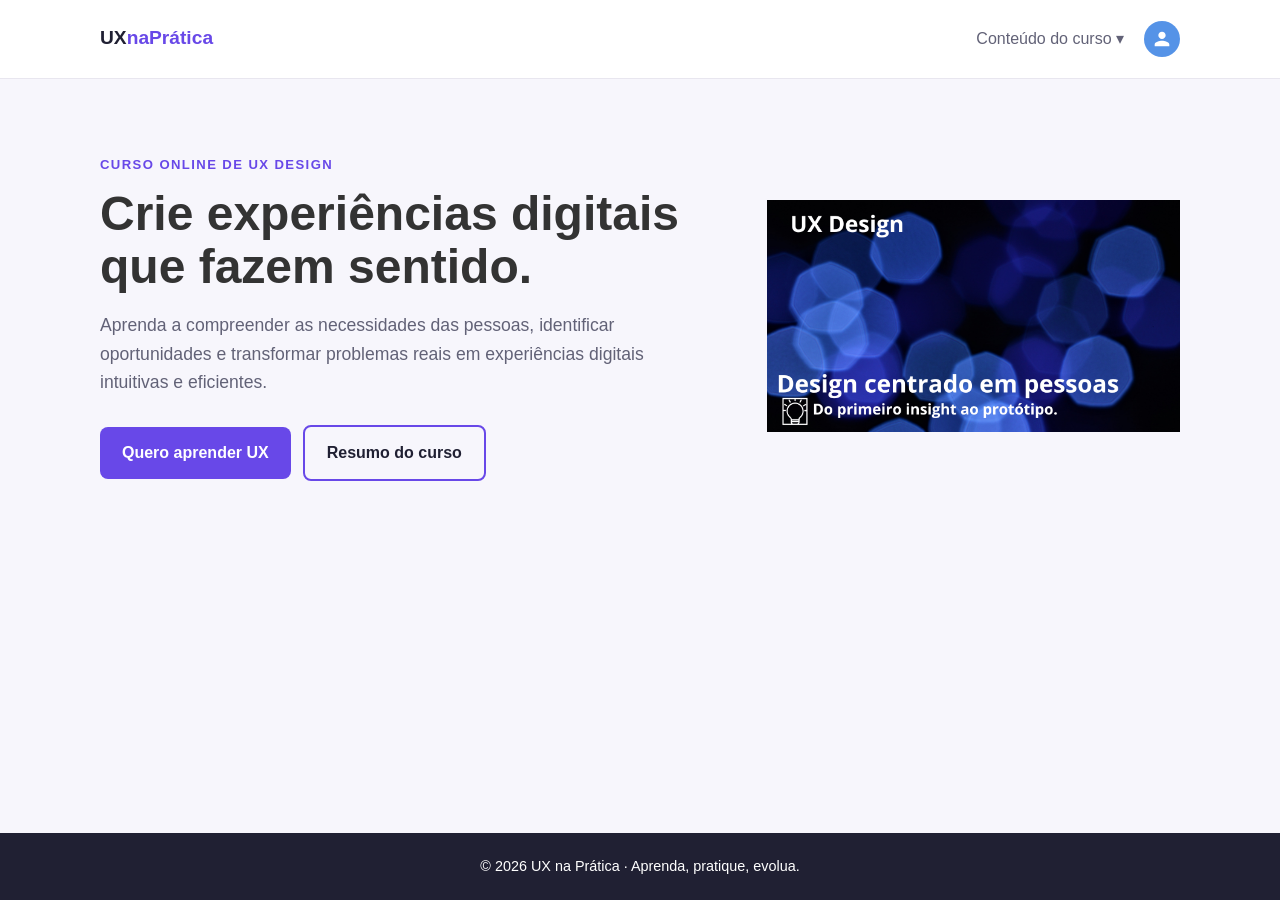
<file: index.html>
<!DOCTYPE html>
<html lang="pt-BR">
<head>
    <meta charset="UTF-8">
    <meta name="viewport" content="width=device-width, initial-scale=1.0">
    <title>UX na Prática | Curso de UX Design</title>
    <link rel="stylesheet" href="styles.css">
    <style>
        /* Estilo auxiliar para alinhar os botões lado a lado */
        .hero-botoes {
            display: flex;
            gap: 12px;
            align-items: center;
            flex-wrap: wrap;
        }
        /* Estilo secundário para o botão de resumo (opcional, com fundo outline/diferente) */
        .botao-secundario {
            display: inline-block;
            margin-top: 12px;
            padding: 13px 22px;
            border-radius: 8px;
            background: transparent;
            color: var(--escuro);
            border: 2px solid var(--roxo);
            font-weight: bold;
            text-align: center;
            transition: background 0.2s, color 0.2s;
        }
        .botao-secundario:hover {
            background: var(--roxo);
            color: white;
        }
    </style>
</head>
<body>
    <header>
        <div class="container">
            <a class="logo" href="#inicio">UX<span>naPrática</span></a>
            
            <div class="header-actions">
                <div class="dropdown">
                    <span class="dropdown-btn">Conteúdo do curso ▾</span>
                    <div class="dropdown-content">
                        <a href="informacoes.html">Resumo do curso</a>
                        <a href="modulo1.html">Módulo 1: Fundamentos</a>
                        <a href="modulo2.html">Módulo 2: Pesquisa</a>
                        <a href="modulo3.html">Módulo 3: Double Diamond</a>
                        <a href="modulo4.html">Módulo 4: Heurísticas</a>
                        <a href="modulo5.html">Módulo 5: Projeto Prático</a>
                    </div>
                </div>

                <a href="login.html" class="user-icon" title="Minha Conta">
                    <svg viewBox="0 0 24 24">
                        <path d="M12 12c2.21 0 4-1.79 4-4s-1.79-4-4-4-4 1.79-4 4 1.79 4 4 4zm0 2c-2.67 0-8 1.34-8 4v2h16v-2c0-2.66-5.33-4-8-4z"/>
                    </svg>
                </a>
            </div>
        </div>
    </header>

    <main>
        <section class="hero" id="inicio">
            <div class="container hero-grid">
                <div>
                    <span class="etiqueta">Curso online de UX Design</span>
                    <h1>Crie experiências digitais que fazem sentido.</h1>
                    <p>Aprenda a compreender as necessidades das pessoas, identificar oportunidades e transformar problemas reais em experiências digitais intuitivas e eficientes.</p>
                    
                    <div class="hero-botoes">
                        <a class="botao" href="curso.html">Quero aprender UX</a>
                        <a class="botao-secundario" href="informacoes.html">Resumo do curso</a>
                    </div>
                </div>
                <img class="imagem-hero" src="UX Design.png" alt="Ilustração sobre UX Design">
            </div>
        </section>
    </main>

    <footer>
        <div class="container">© 2026 UX na Prática · Aprenda, pratique, evolua.</div>
    </footer>
</body>
</html>
</file>
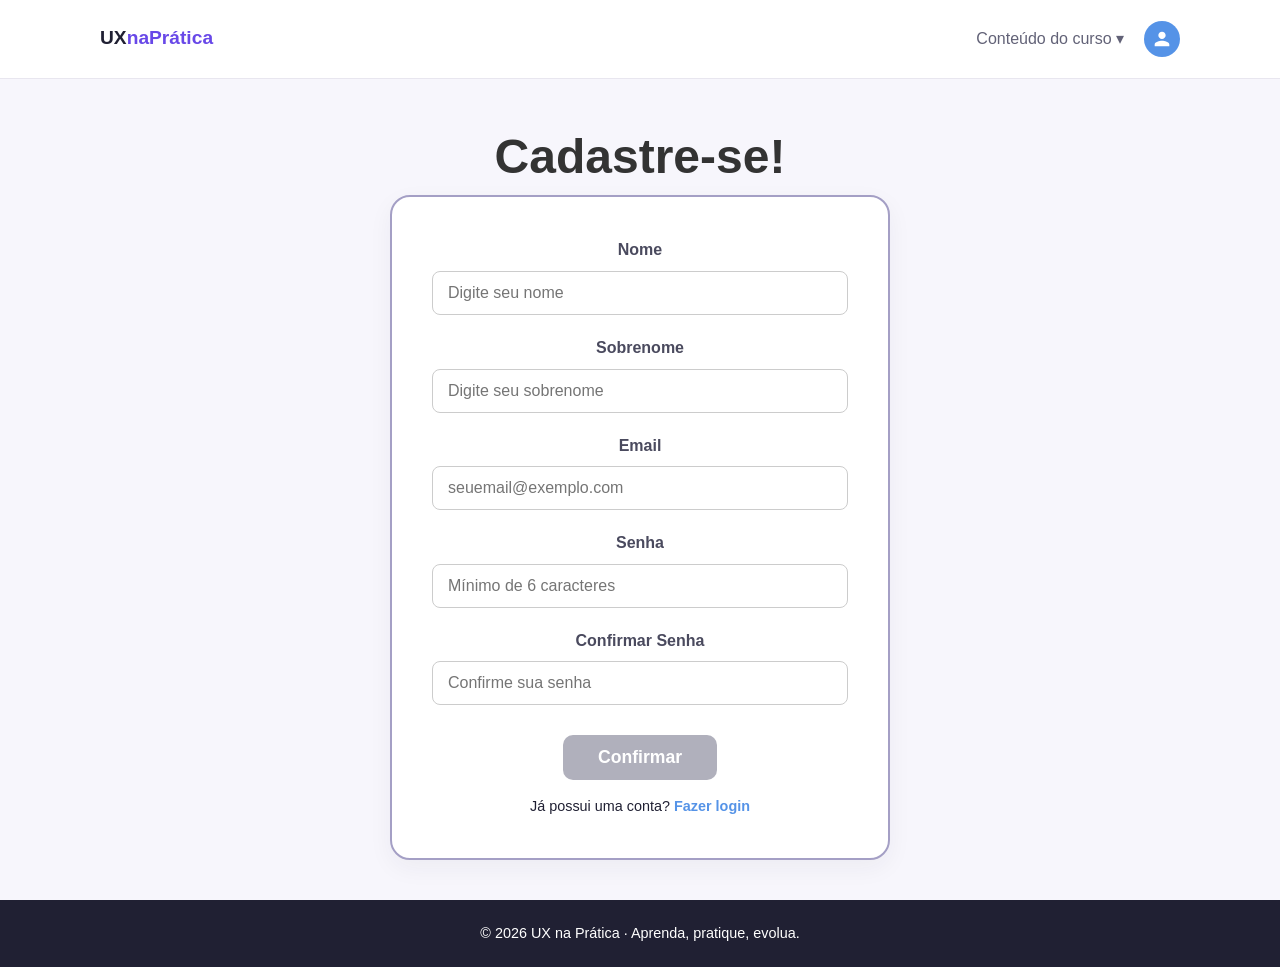
<file: cadastro.html>
<!DOCTYPE html>
<html lang="pt-BR">
<head>
    <meta charset="UTF-8">
    <meta name="viewport" content="width=device-width, initial-scale=1.0">
    <title>Cadastro | UX na Prática</title>
    <link rel="stylesheet" href="styles.css">
</head>
<body>

    <div id="popup-mensagem"></div>

    <header>
        <div class="container">
            <a class="logo" href="index.html">UX<span>naPrática</span></a>
            
            <div class="header-actions">
                <div class="dropdown">
                    <span class="dropdown-btn">Conteúdo do curso ▾</span>
                    <div class="dropdown-content">
                        <a href="informacoes.html">Resumo do curso</a>
                        <a href="modulo1.html">Módulo 1: Fundamentos</a>
                        <a href="modulo2.html">Módulo 2: Pesquisa</a>
                        <a href="modulo3.html">Módulo 3: Double Diamond</a>
                        <a href="modulo4.html">Módulo 4: Heurísticas</a>
                        <a href="modulo5.html">Módulo 5: Projeto Prático</a>
                    </div>
                </div>

                <a href="login.html" class="user-icon" title="Minha Conta">
                    <svg viewBox="0 0 24 24">
                        <path d="M12 12c2.21 0 4-1.79 4-4s-1.79-4-4-4-4 1.79-4 4 1.79 4 4 4zm0 2c-2.67 0-8 1.34-8 4v2h16v-2c0-2.66-5.33-4-8-4z"/>
                    </svg>
                </a>
            </div>
        </div>
    </header>

    <main class="container auth-section">
        <h1>Cadastre-se!</h1>
        
        <div class="auth-card">
            <form id="form-cadastro">
                <div class="form-group">
                    <label for="nome">Nome</label>
                    <input type="text" id="nome" required placeholder="Digite seu nome">
                </div>

                <div class="form-group">
                    <label for="sobrenome">Sobrenome</label>
                    <input type="text" id="sobrenome" required placeholder="Digite seu sobrenome">
                </div>

                <div class="form-group">
                    <label for="email">Email</label>
                    <input type="email" id="email" required placeholder="seuemail@exemplo.com">
                </div>

                <div class="form-group">
                    <label for="senha">Senha</label>
                    <input type="password" id="senha" required minlength="6" placeholder="Mínimo de 6 caracteres">
                </div>

                <div class="form-group">
                    <label for="confirma-senha">Confirmar Senha</label>
                    <input type="password" id="confirma-senha" required placeholder="Confirme sua senha">
                </div>

                <div class="btn-container">
                    <button type="submit" id="btn-submit" class="btn-confirmar">Confirmar</button>
                </div>

                <span class="login-redirect">Já possui uma conta? <a href="fazer-login.html">Fazer login</a></span>
            </form>
        </div>
    </main>

    <footer>
        <div class="container">© 2026 UX na Prática · Aprenda, pratique, evolua.</div>
    </footer>

    <script>
        const inputs = document.querySelectorAll('#form-cadastro input');
        const formCadastro = document.getElementById('form-cadastro');
        const btnSubmit = document.getElementById('btn-submit');
        const popupMensagem = document.getElementById('popup-mensagem');
        const emailInput = document.getElementById('email');
        const senhaInput = document.getElementById('senha');
        const confirmaSenhaInput = document.getElementById('confirma-senha');

        function validarEmail(email) {
            return /^[^\s@]+@[^\s@]+\.[^\s@]+$/.test(email);
        }

        function verificarCampos() {
            let todosPreenchidos = true;
            inputs.forEach(input => {
                if (input.value.trim() === '') {
                    todosPreenchidos = false;
                }
            });

            if (todosPreenchidos) {
                btnSubmit.classList.add('ativo');
            } else {
                btnSubmit.classList.remove('ativo');
            }
        }

        inputs.forEach(input => {
            input.addEventListener('input', verificarCampos);
        });

        function executarCadastro(e) {
            if (e) e.preventDefault();

            let todosPreenchidos = true;
            inputs.forEach(input => {
                if (input.value.trim() === '') {
                    todosPreenchidos = false;
                }
            });

            if (!todosPreenchidos) {
                popupMensagem.style.backgroundColor = '#ff4d4d';
                popupMensagem.textContent = 'Complete todos os campos!';
                popupMensagem.style.display = 'block';
                setTimeout(() => { popupMensagem.style.display = 'none'; }, 3000);
                return;
            }

            if (!validarEmail(emailInput.value)) {
                popupMensagem.style.backgroundColor = '#ff4d4d';
                popupMensagem.textContent = 'Por favor, insira um email válido!';
                popupMensagem.style.display = 'block';
                setTimeout(() => { popupMensagem.style.display = 'none'; }, 3000);
                return;
            }

            if (senhaInput.value.length < 6) {
                popupMensagem.style.backgroundColor = '#ff4d4d';
                popupMensagem.textContent = 'A senha deve ter no mínimo 6 caracteres!';
                popupMensagem.style.display = 'block';
                setTimeout(() => { popupMensagem.style.display = 'none'; }, 3000);
                return;
            }

            if (senhaInput.value !== confirmaSenhaInput.value) {
                popupMensagem.style.backgroundColor = '#ff4d4d';
                popupMensagem.textContent = 'As senhas não coincidem!';
                popupMensagem.style.display = 'block';
                setTimeout(() => { popupMensagem.style.display = 'none'; }, 3000);
                return;
            }

            popupMensagem.style.backgroundColor = '#28a745';
            popupMensagem.textContent = 'Cadastro realizado!';
            popupMensagem.style.display = 'block';

            setTimeout(() => {
                popupMensagem.style.display = 'none';
                window.location.href = 'login.html';
            }, 3000);
        }

        formCadastro.addEventListener('submit', executarCadastro);
    </script>
</body>
</html>
</file>
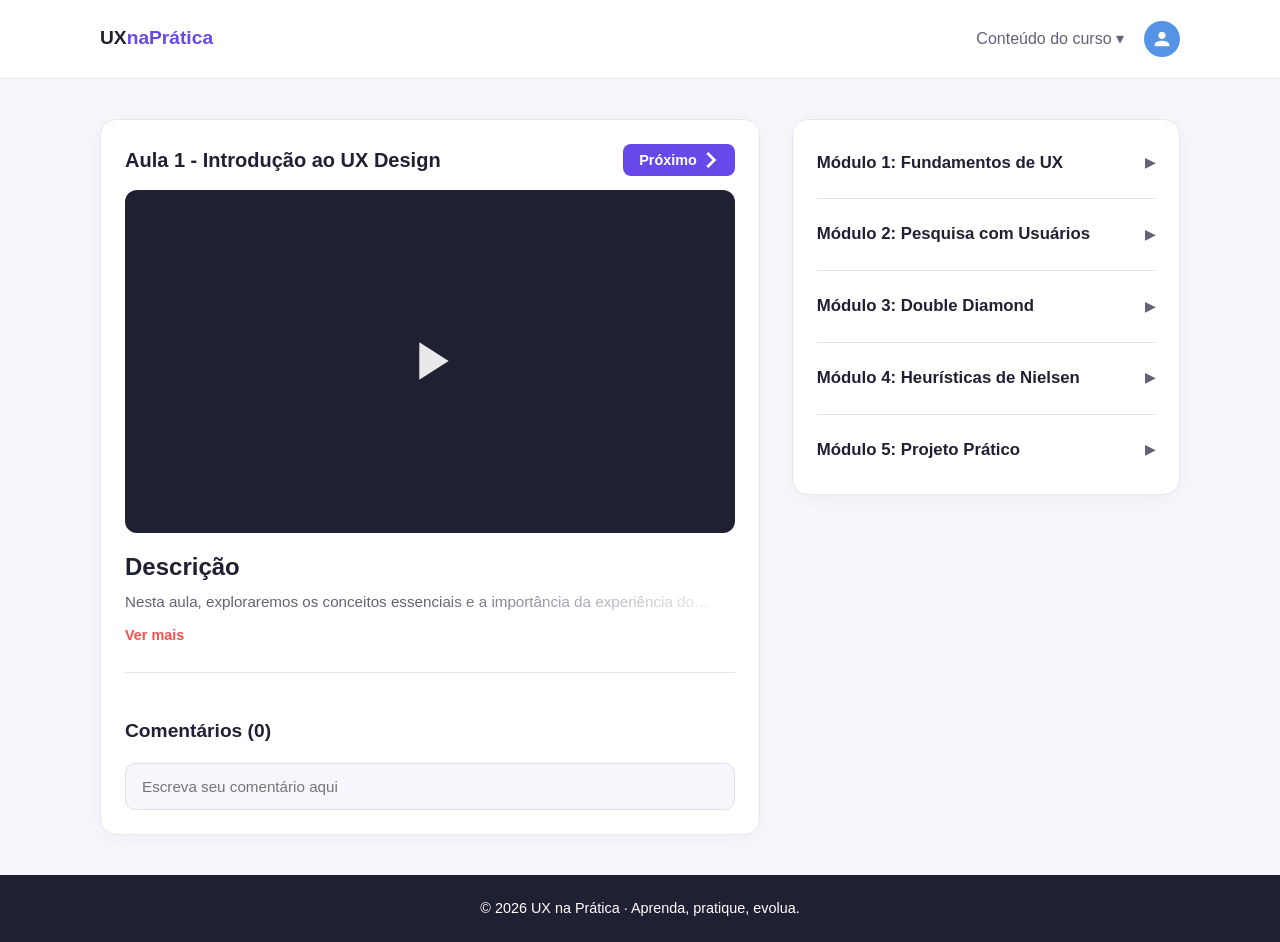
<file: conteudo.html>
<!DOCTYPE html>
<html lang="pt-BR">
<head>
    <meta charset="UTF-8">
    <meta name="viewport" content="width=device-width, initial-scale=1.0">
    <title>Assistir Aula | UX na Prática</title>
    <link rel="stylesheet" href="styles.css">
</head>
<body>
    <header>
        <div class="container">
            <a class="logo" href="index.html">UX<span>naPrática</span></a>
            
            <div class="header-actions">
                <div class="dropdown">
                    <span class="dropdown-btn">Conteúdo do curso ▾</span>
                    <div class="dropdown-content">
                        <a href="informacoes.html">Resumo do curso</a>
                        <a href="modulo1.html">Módulo 1: Fundamentos</a>
                        <a href="modulo2.html">Módulo 2: Pesquisa</a>
                        <a href="modulo3.html">Módulo 3: Double Diamond</a>
                        <a href="modulo4.html">Módulo 4: Heurísticas</a>
                        <a href="modulo5.html">Módulo 5: Projeto Prático</a>
                    </div>
                </div>

                <a href="login.html" class="user-icon" title="Minha Conta">
                    <svg viewBox="0 0 24 24">
                        <path d="M12 12c2.21 0 4-1.79 4-4s-1.79-4-4-4-4 1.79-4 4 1.79 4 4 4zm0 2c-2.67 0-8 1.34-8 4v2h16v-2c0-2.66-5.33-4-8-4z"/>
                    </svg>
                </a>
            </div>
        </div>
    </header>

    <main class="container">
        <div class="aula-layout">
            <div class="player-section">
                <div class="video-header">
                    <h1 class="video-title">Aula 1 - Introdução ao UX Design</h1>
                    <button type="button" class="btn-proximo" onclick="proximaAula()">
                        Próximo
                        <svg viewBox="0 0 24 24">
                            <path d="M5 3l3.057-3 11.943 12-11.943 12-3.057-3 9-9z"/>
                        </svg>
                    </button>
                </div>

                <div class="video-container">
                    <svg viewBox="0 0 24 24">
                        <path d="M8 5v14l11-7z"/>
                    </svg>
                </div>
                
                <div class="descricao-box">
                    <h2>Descrição</h2>
                    <p id="descricaoTexto" class="descricao-texto recolhido">Nesta aula, exploraremos os conceitos essenciais e a importância da experiência do usuário, introduzindo metodologias e práticas fundamentais para criar soluções digitais intuitivas e centradas nas pessoas.</p>
                    <span id="btnVerMais" class="ver-mais" onclick="toggleDescricao()">Ver mais</span>
                </div>

                <div class="comentarios-section">
                    <h3>Comentários (0)</h3>
                    <div class="comentario-input-wrapper">
                        <input type="text" id="comentarioInput" class="comentario-input" placeholder="Escreva seu comentário aqui" oninput="verificarTextoComentario(this)">
                        <button type="button" id="btnEnviarComentario" class="btn-enviar-comentario" title="Enviar comentário" onclick="enviarComentario()">
                            <svg viewBox="0 0 24 24">
                                <path d="M2.01 21L23 12 2.01 3 2 10l15 2-15 2z"/>
                            </svg>
                        </button>
                    </div>
                </div>
            </div>

            <div class="modulos-sidebar">
                <div class="modulo-item">
                    <div class="modulo-header" onclick="toggleModulo(this)">
                        <span>Módulo 1: Fundamentos de UX</span>
                        <span class="seta">▶</span>
                    </div>
                    <ul class="aulas-lista">
                        <li>Aula 1 - Introdução ao UX Design</li>
                        <li>Aula 2 - Design Centrado no Usuário</li>
                        <li>Aula 3 - Princípios de Usabilidade</li>
                        <li>Aula 4 - O Papel do UX Designer</li>
                        <li>Aula 5 - Tendências de Mercado</li>
                    </ul>
                </div>

                <div class="modulo-item">
                    <div class="modulo-header" onclick="toggleModulo(this)">
                        <span>Módulo 2: Pesquisa com Usuários</span>
                        <span class="seta">▶</span>
                    </div>
                    <ul class="aulas-lista">
                        <li>Aula 1 - Métodos de Pesquisa</li>
                        <li>Aula 2 - Entrevistas Qualitativas</li>
                        <li>Aula 3 - Mapas de Empatia</li>
                        <li>Aula 4 - Personas e Jornadas</li>
                        <li>Aula 5 - Análise de Dados</li>
                    </ul>
                </div>

                <div class="modulo-item">
                    <div class="modulo-header" onclick="toggleModulo(this)">
                        <span>Módulo 3: Double Diamond</span>
                        <span class="seta">▶</span>
                    </div>
                    <ul class="aulas-lista">
                        <li>Aula 1 - Visão Geral do Framework</li>
                        <li>Aula 2 - Descobrir e Definir</li>
                        <li>Aula 3 - Desenvolver Soluções</li>
                        <li>Aula 4 - Entregar e Testar</li>
                        <li>Aula 5 - Estudo de Caso Prático</li>
                    </ul>
                </div>

                <div class="modulo-item">
                    <div class="modulo-header" onclick="toggleModulo(this)">
                        <span>Módulo 4: Heurísticas de Nielsen</span>
                        <span class="seta">▶</span>
                    </div>
                    <ul class="aulas-lista">
                        <li>Aula 1 - O que são Heurísticas</li>
                        <li>Aula 2 - Visibilidade e Controle</li>
                        <li>Aula 3 - Consistência e Padrões</li>
                        <li>Aula 4 - Prevenção de Erros</li>
                        <li>Aula 5 - Inspeção de Usabilidade</li>
                    </ul>
                </div>

                <div class="modulo-item">
                    <div class="modulo-header" onclick="toggleModulo(this)">
                        <span>Módulo 5: Projeto Prático</span>
                        <span class="seta">▶</span>
                    </div>
                    <ul class="aulas-lista">
                        <li>Aula 1 - Arquitetura da Informação</li>
                        <li>Aula 2 - Wireframes de Baixa Fidelidade</li>
                        <li>Aula 3 - Prototipagem Interativa</li>
                        <li>Aula 4 - Testes de Usabilidade</li>
                        <li>Aula 5 - Considerações Finais do Projeto</li>
                    </ul>
                </div>
            </div>
        </div>
    </main>

    <footer>
        <div class="container">© 2026 UX na Prática · Aprenda, pratique, evolua.</div>
    </footer>

    <script>
        function toggleModulo(header) {
            const item = header.parentElement;
            item.classList.toggle('ativo');
        }

        function toggleDescricao() {
            const texto = document.getElementById('descricaoTexto');
            const btn = document.getElementById('btnVerMais');

            if (texto.classList.contains('recolhido')) {
                texto.classList.remove('recolhido');
                texto.classList.add('expandido');
                btn.textContent = 'Ver menos';
            } else {
                texto.classList.remove('expandido');
                texto.classList.add('recolhido');
                btn.textContent = 'Ver mais';
            }
        }

        function verificarTextoComentario(input) {
            const btn = document.getElementById('btnEnviarComentario');
            if (input.value.trim().length > 0) {
                btn.style.display = 'flex';
            } else {
                btn.style.display = 'none';
            }
        }

        function enviarComentario() {
            const input = document.getElementById('comentarioInput');
            const btn = document.getElementById('btnEnviarComentario');
            input.value = '';
            btn.style.display = 'none';
        }

        function proximaAula() {
            alert('Avançando para a próxima aula...');
        }
    </script>
</body>
</html>
</file>
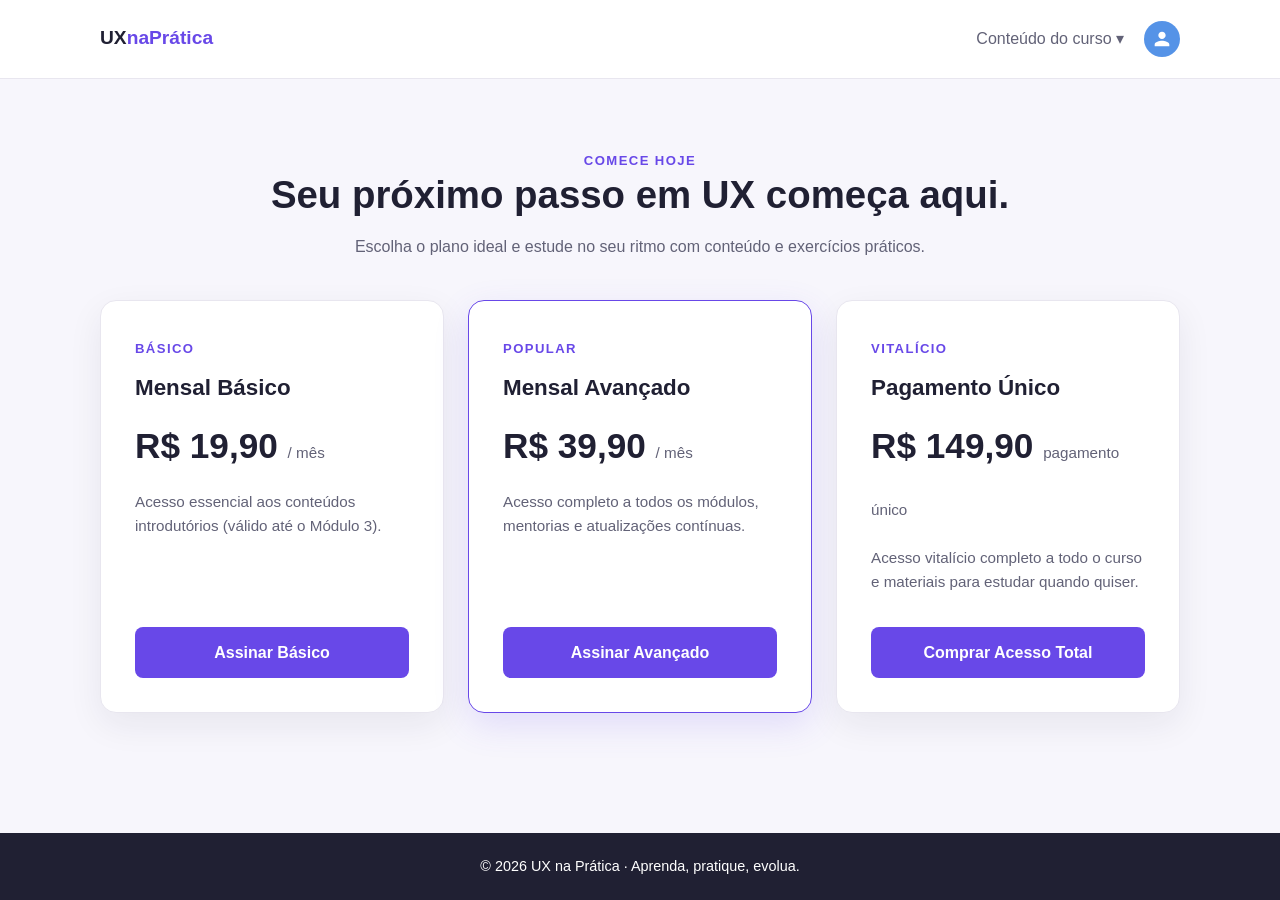
<file: curso.html>
<!DOCTYPE html>
<html lang="pt-BR">
<head>
    <meta charset="UTF-8">
    <meta name="viewport" content="width=device-width, initial-scale=1.0">
    <title>Inscreva-se | UX na Prática</title>
    <link rel="stylesheet" href="styles.css">
</head>
<body>
    <header>
        <div class="container">
            <a class="logo" href="index.html">UX<span>naPrática</span></a>
            
            <div class="header-actions">
                <div class="dropdown">
                    <span class="dropdown-btn">Conteúdo do curso ▾</span>
                    <div class="dropdown-content">
                        <a href="informacoes.html">Resumo do curso</a>
                        <a href="modulo1.html">Módulo 1: Fundamentos</a>
                        <a href="modulo2.html">Módulo 2: Pesquisa</a>
                        <a href="modulo3.html">Módulo 3: Double Diamond</a>
                        <a href="modulo4.html">Módulo 4: Heurísticas</a>
                        <a href="modulo5.html">Módulo 5: Projeto Prático</a>
                    </div>
                </div>

                <a href="login.html" class="user-icon" title="Minha Conta">
                    <svg viewBox="0 0 24 24">
                        <path d="M12 12c2.21 0 4-1.79 4-4s-1.79-4-4-4-4 1.79-4 4 1.79 4 4 4zm0 2c-2.67 0-8 1.34-8 4v2h16v-2c0-2.66-5.33-4-8-4z"/>
                    </svg>
                </a>
            </div>
        </div>
    </header>

    <main>
        <section class="oferta" id="inscricao">
            <div class="container">
                <span class="etiqueta">Comece hoje</span>
                <h2>Seu próximo passo em UX começa aqui.</h2>
                <p>Escolha o plano ideal e estude no seu ritmo com conteúdo e exercícios práticos.</p>
                
                <div class="planos-grid">
                    <div class="caixa">
                        <div>
                            <span class="etiqueta">Básico</span>
                            <h3>Mensal Básico</h3>
                            <div class="preco">R$ 19,90 <small>/ mês</small></div>
                            <p>Acesso essencial aos conteúdos introdutórios (válido até o Módulo 3).</p>
                        </div>
                        <a class="botao" href="mailto:contato@exemplo.com?subject=Quero%20assinar%20o%20Plano%20Mensal%20Basico">Assinar Básico</a>
                    </div>

                    <div class="caixa" style="border-color: var(--roxo); box-shadow: 0 12px 35px rgba(104, 72, 232, 0.15);">
                        <div>
                            <span class="etiqueta">Popular</span>
                            <h3>Mensal Avançado</h3>
                            <div class="preco">R$ 39,90 <small>/ mês</small></div>
                            <p>Acesso completo a todos os módulos, mentorias e atualizações contínuas.</p>
                        </div>
                        <a class="botao" href="mailto:contato@exemplo.com?subject=Quero%20assinar%20o%20Plano%20Mensal%20Avancado">Assinar Avançado</a>
                    </div>

                    <div class="caixa">
                        <div>
                            <span class="etiqueta">Vitalício</span>
                            <h3>Pagamento Único</h3>
                            <div class="preco">R$ 149,90 <small>pagamento único</small></div>
                            <p>Acesso vitalício completo a todo o curso e materiais para estudar quando quiser.</p>
                        </div>
                        <a class="botao" href="mailto:contato@exemplo.com?subject=Quero%20comprar%20o%20Pagamento%20Unico">Comprar Acesso Total</a>
                    </div>
                </div>
            </div>
        </section>
    </main>

    <footer>
        <div class="container">© 2026 UX na Prática · Aprenda, pratique, evolua.</div>
    </footer>
</body>
</html>
</file>
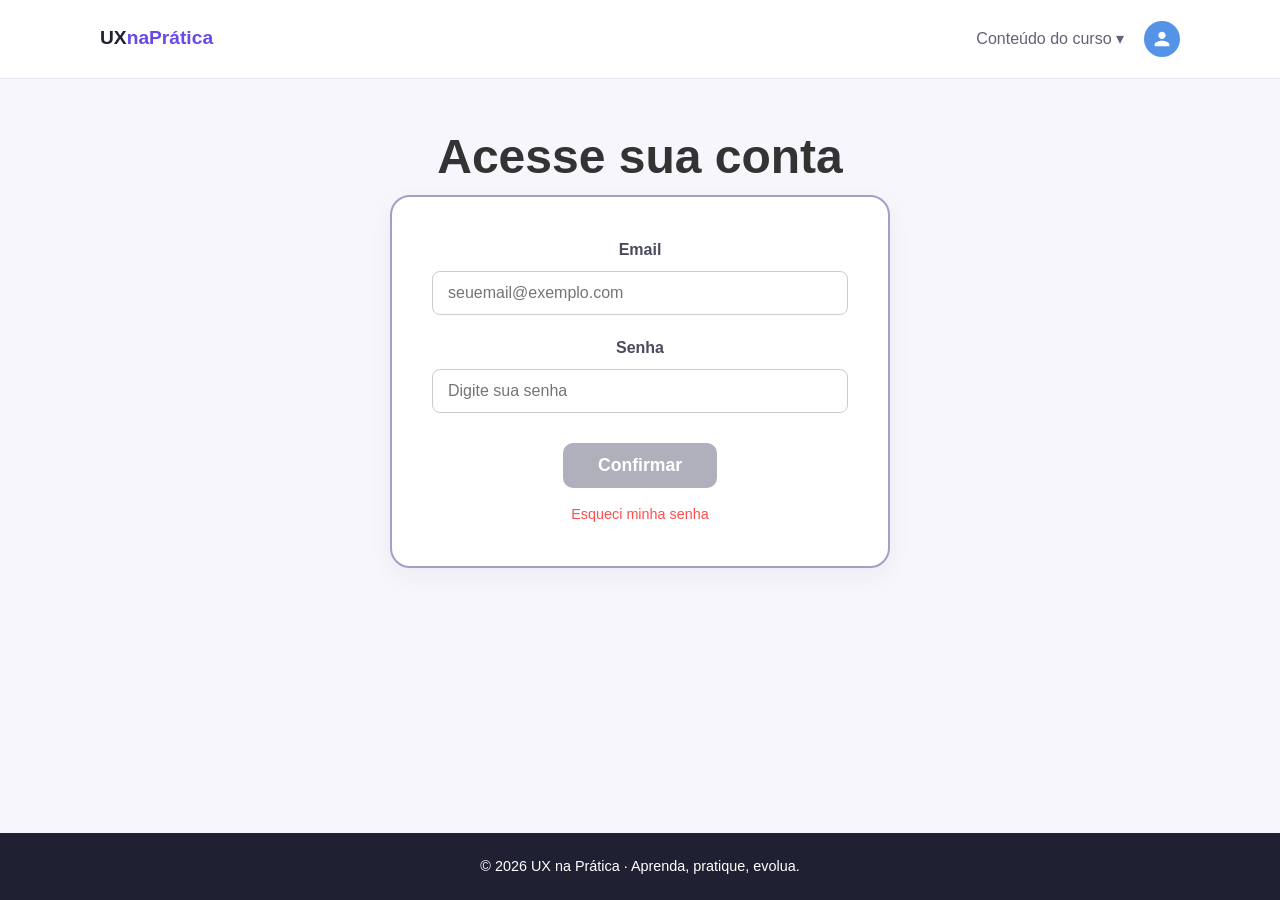
<file: fazer-login.html>
<!DOCTYPE html>
<html lang="pt-BR">
<head>
    <meta charset="UTF-8">
    <meta name="viewport" content="width=device-width, initial-scale=1.0">
    <title>Login | UX na Prática</title>
    <link rel="stylesheet" href="styles.css">
</head>
<body>

    <div id="popup-mensagem"></div>

    <header>
        <div class="container">
            <a class="logo" href="index.html">UX<span>naPrática</span></a>
            
            <div class="header-actions">
                <div class="dropdown">
                    <span class="dropdown-btn">Conteúdo do curso ▾</span>
                    <div class="dropdown-content">
                        <a href="informacoes.html">Resumo do curso</a>
                        <a href="modulo1.html">Módulo 1: Fundamentos</a>
                        <a href="modulo2.html">Módulo 2: Pesquisa</a>
                        <a href="modulo3.html">Módulo 3: Double Diamond</a>
                        <a href="modulo4.html">Módulo 4: Heurísticas</a>
                        <a href="modulo5.html">Módulo 5: Projeto Prático</a>
                    </div>
                </div>

                <a href="login.html" class="user-icon" title="Minha Conta">
                    <svg viewBox="0 0 24 24">
                        <path d="M12 12c2.21 0 4-1.79 4-4s-1.79-4-4-4-4 1.79-4 4 1.79 4 4 4zm0 2c-2.67 0-8 1.34-8 4v2h16v-2c0-2.66-5.33-4-8-4z"/>
                    </svg>
                </a>
            </div>
        </div>
    </header>

    <main class="container auth-section">
        <h1>Acesse sua conta</h1>
        
        <div class="auth-card">
            <form id="form-login">
                <div class="form-group">
                    <label for="email">Email</label>
                    <input type="email" id="email" required placeholder="seuemail@exemplo.com">
                </div>

                <div class="form-group">
                    <label for="senha">Senha</label>
                    <input type="password" id="senha" required placeholder="Digite sua senha">
                </div>

                <div class="btn-container">
                    <button type="submit" id="btn-submit" class="btn-confirmar">Confirmar</button>
                </div>

                <a href="recuperar-senha.html" class="forgot-password">Esqueci minha senha</a>
            </form>
        </div>
    </main>

    <footer>
        <div class="container">© 2026 UX na Prática · Aprenda, pratique, evolua.</div>
    </footer>

    <script>
        const inputs = document.querySelectorAll('#form-login input');
        const formLogin = document.getElementById('form-login');
        const btnSubmit = document.getElementById('btn-submit');
        const popupMensagem = document.getElementById('popup-mensagem');
        const emailInput = document.getElementById('email');

        function validarEmail(email) {
            return /^[^\s@]+@[^\s@]+\.[^\s@]+$/.test(email);
        }

        function verificarCampos() {
            let todosPreenchidos = true;
            inputs.forEach(input => {
                if (input.value.trim() === '') {
                    todosPreenchidos = false;
                }
            });

            if (todosPreenchidos) {
                btnSubmit.classList.add('ativo');
            } else {
                btnSubmit.classList.remove('ativo');
            }
        }

        inputs.forEach(input => {
            input.addEventListener('input', verificarCampos);
        });

        function executarLogin(e) {
            if (e) e.preventDefault();
            
            let todosPreenchidos = true;
            inputs.forEach(input => {
                if (input.value.trim() === '') {
                    todosPreenchidos = false;
                }
            });

            if (!todosPreenchidos) {
                popupMensagem.style.backgroundColor = '#ff4d4d';
                popupMensagem.textContent = 'Complete todos os campos!';
                popupMensagem.style.display = 'block';
                setTimeout(() => { popupMensagem.style.display = 'none'; }, 3000);
                return;
            }

            if (!validarEmail(emailInput.value)) {
                popupMensagem.style.backgroundColor = '#ff4d4d';
                popupMensagem.textContent = 'Por favor, insira um email válido!';
                popupMensagem.style.display = 'block';
                setTimeout(() => { popupMensagem.style.display = 'none'; }, 3000);
                return;
            }

            popupMensagem.style.backgroundColor = '#28a745';
            popupMensagem.textContent = 'Login realizado com sucesso!';
            popupMensagem.style.display = 'block';

            setTimeout(() => {
                popupMensagem.style.display = 'none';
                window.location.href = 'perfil.html';
            }, 3000);
        }

        formLogin.addEventListener('submit', executarLogin);
    </script>
</body>
</html>
</file>
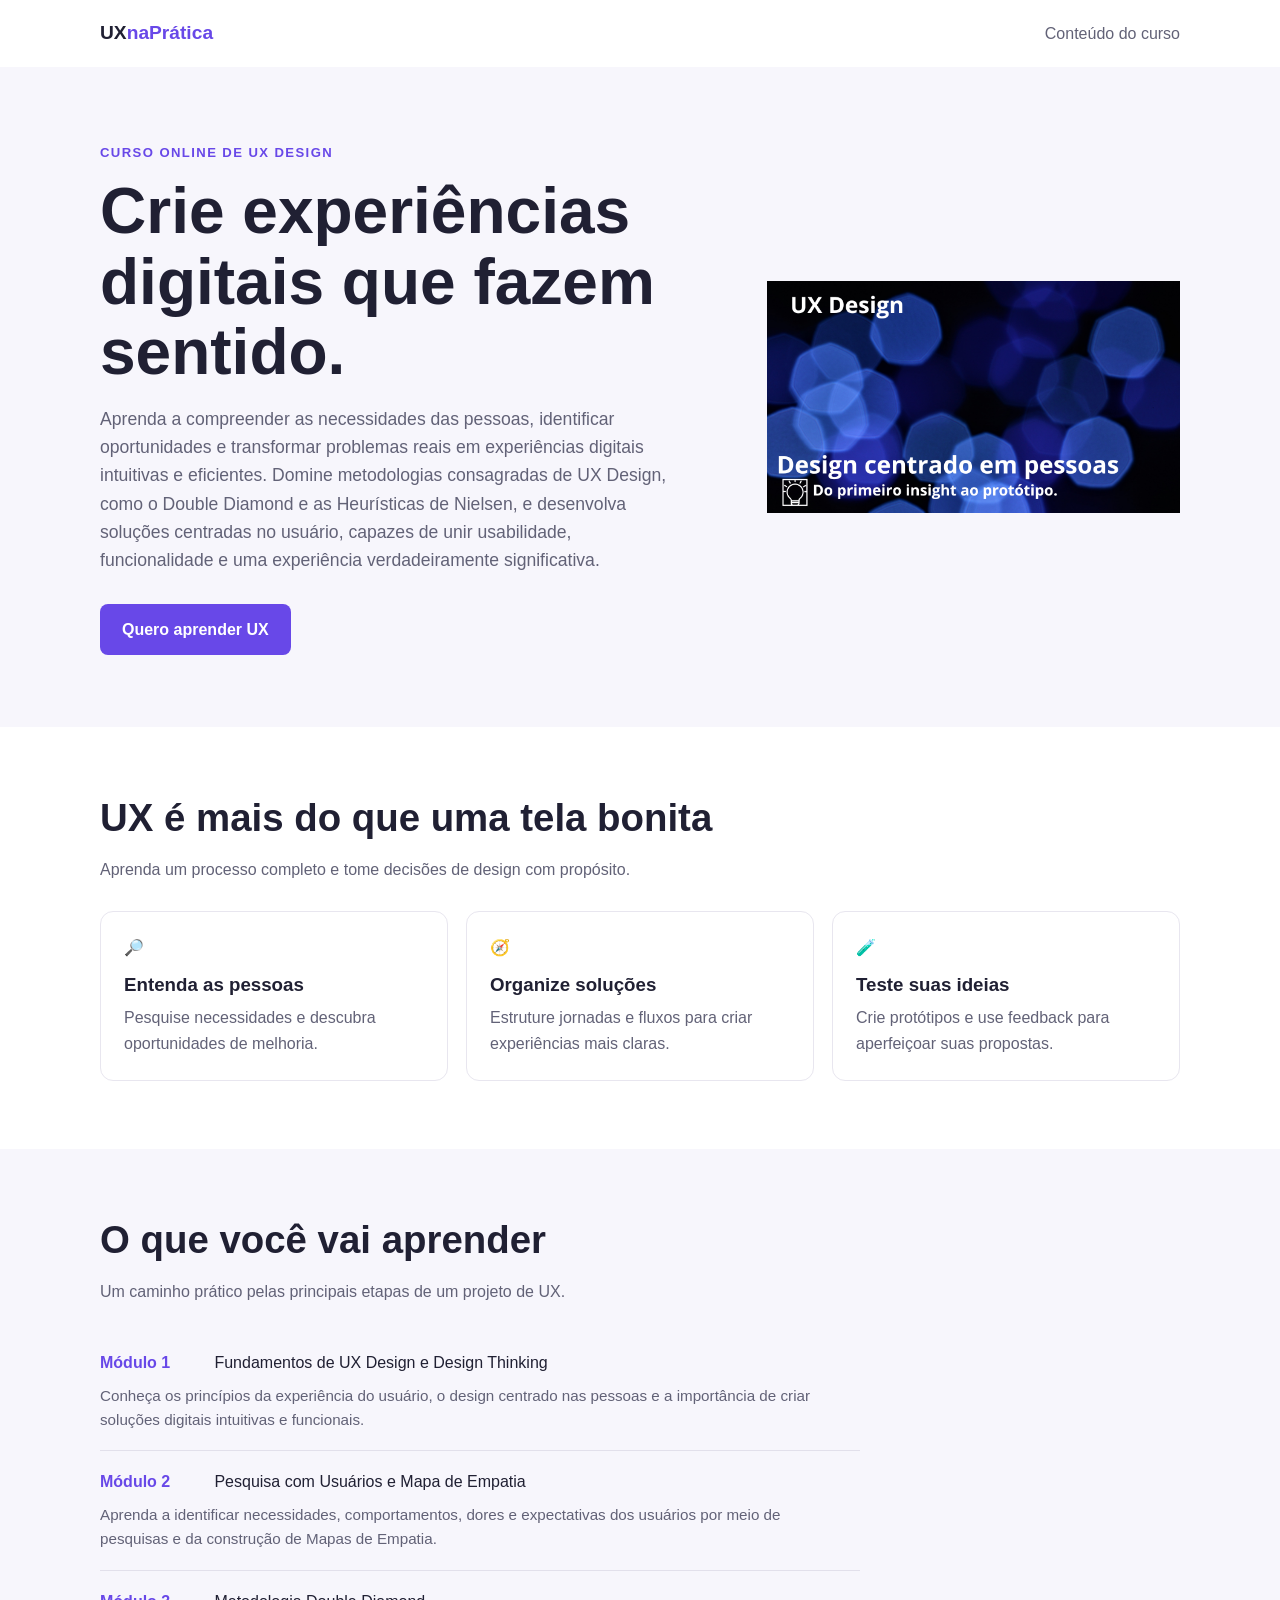
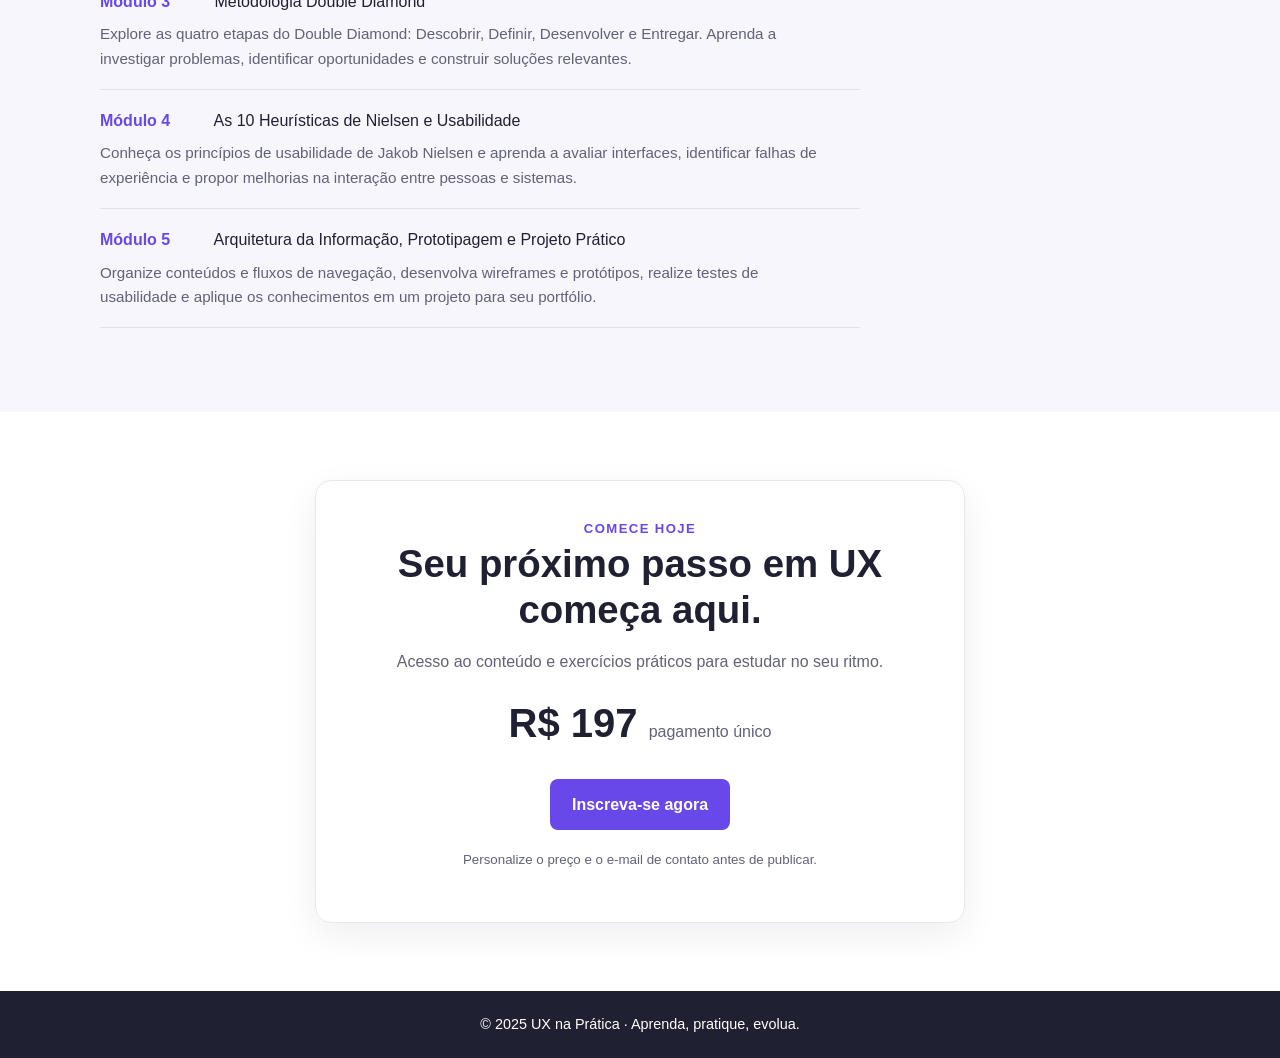
<file: indexOld.html>
<!DOCTYPE html>
<html lang="pt-BR">
<head>
	<meta charset="UTF-8">
	<meta name="viewport" content="width=device-width, initial-scale=1.0">
	<title>UX na Prática | Curso de UX Design</title>
	<style>
		:root { --roxo: #6848e8; --escuro: #202033; --texto: #626277; --fundo: #f7f6fc; }
		* { box-sizing: border-box; }
		html { scroll-behavior: smooth; }
		body { margin: 0; color: var(--escuro); font-family: Arial, sans-serif; line-height: 1.6; }
		a { color: inherit; text-decoration: none; }
		.container { width: min(1080px, 90%); margin: auto; }
		header { padding: 18px 0; }
		header .container { display: flex; justify-content: space-between; align-items: center; }
		.logo { font-size: 1.2rem; font-weight: bold; }
		.logo span, .destaque { color: var(--roxo); }
		.nav { color: var(--texto); }
		.hero { padding: 72px 0; background: var(--fundo); }
		.hero-grid { display: grid; grid-template-columns: 1.2fr .8fr; gap: 48px; align-items: center; }
		.etiqueta { color: var(--roxo); font-size: .82rem; font-weight: bold; letter-spacing: 1.4px; text-transform: uppercase; }
		h1 { margin: 12px 0; font-size: clamp(2.5rem, 5vw, 4rem); line-height: 1.1; }
		.hero p, .intro, .card p, .oferta p { color: var(--texto); }
		.hero p { max-width: 570px; font-size: 1.1rem; }
		.botao { display: inline-block; margin-top: 12px; padding: 13px 22px; border-radius: 8px; background: var(--roxo); color: white; font-weight: bold; }
		.botao:hover { background: #5034c6; }
		.arte { min-height: 280px; padding: 30px; border-radius: 20px; background: linear-gradient(140deg, #927cff, #5338cb); color: white; display: flex; flex-direction: column; justify-content: space-between; }
		.arte .icone { font-size: 5rem; line-height: 1; }
		.arte strong { display: block; font-size: 1.5rem; }
		section { padding: 68px 0; }
		h2 { margin: 0 0 10px; font-size: clamp(1.8rem, 3vw, 2.5rem); line-height: 1.2; }
		.intro { max-width: 650px; margin-bottom: 28px; }
		.cards { display: grid; grid-template-columns: repeat(3, 1fr); gap: 18px; }
		.card { padding: 23px; border: 1px solid #e8e6ef; border-radius: 13px; }
		.card h3 { margin: 10px 0 5px; }
		.card p { margin: 0; }
		.curriculo { background: var(--fundo); }
		.lista { max-width: 760px; padding: 0; list-style: none; }
		.lista li { padding: 18px 0; border-bottom: 1px solid #e2e0eb; }
		.lista li p { margin: 8px 0 0; color: var(--texto); font-size: .95rem; max-width: 720px; }
		.lista strong { display: inline-block; min-width: 110px; color: var(--roxo); }
		.oferta { text-align: center; }
		.caixa { max-width: 650px; margin: auto; padding: 34px; border: 1px solid #e8e6ef; border-radius: 16px; box-shadow: 0 12px 35px #20203312; }
		.preco { margin: 12px 0; font-size: 2.5rem; font-weight: bold; }
		.preco small { color: var(--texto); font-size: 1rem; font-weight: normal; }
		footer { padding: 22px 0; background: var(--escuro); color: white; text-align: center; font-size: .9rem; }
		.imagem-hero {
		width: 100%;
		height: 280px;
		object-fit: contain;
		}
		@media (max-width: 700px) {
			.hero { padding: 48px 0; }
			.hero-grid, .cards { grid-template-columns: 1fr; }
			.hero-grid { gap: 28px; }
			section { padding: 50px 0; }
			.nav { display: none; }
			.lista strong { display: block; }
		}
	</style>
</head>
<body>
	<header>
		<div class="container">
			<a class="logo" href="#inicio">UX<span>naPrática</span></a>
			<a class="nav" href="#conteudo">Conteúdo do curso</a>
		</div>
	</header>

	<main>
		<section class="hero" id="inicio">
			<div class="container hero-grid">
				<div>
					<span class="etiqueta">Curso online de UX Design</span>
					<h1>Crie experiências digitais que fazem sentido.</h1>
					<p>Aprenda a compreender as necessidades das pessoas, identificar oportunidades e transformar problemas reais em experiências digitais intuitivas e eficientes. 
                        Domine metodologias consagradas de UX Design, como o Double Diamond e as Heurísticas de Nielsen, e desenvolva soluções centradas no usuário, capazes de unir 
                        usabilidade, funcionalidade e uma experiência verdadeiramente significativa.</p>
					<a class="botao" href="#inscricao">Quero aprender UX</a>
				</div>
				<img class="imagem-hero" src="UX Design.png" alt="Ilustração sobre UX Design">
		</section>

		<section>
			<div class="container">
				<h2>UX é mais do que uma tela bonita</h2>
				<p class="intro">Aprenda um processo completo e tome decisões de design com propósito.</p>
				<div class="cards">
					<article class="card"><span aria-hidden="true">🔎</span><h3>Entenda as pessoas</h3><p>Pesquise necessidades e descubra oportunidades de melhoria.</p></article>
					<article class="card"><span aria-hidden="true">🧭</span><h3>Organize soluções</h3><p>Estruture jornadas e fluxos para criar experiências mais claras.</p></article>
					<article class="card"><span aria-hidden="true">🧪</span><h3>Teste suas ideias</h3><p>Crie protótipos e use feedback para aperfeiçoar suas propostas.</p></article>
				</div>
			</div>
		</section>

		<section class="curriculo" id="conteudo">
			<div class="container">
				<h2>O que você vai aprender</h2>
				<p class="intro">Um caminho prático pelas principais etapas de um projeto de UX.</p>
		<ul class="lista">
			<li>
				<strong>Módulo 1</strong>
				Fundamentos de UX Design e Design Thinking
				<p>Conheça os princípios da experiência do usuário, o design centrado nas pessoas e a importância de criar soluções digitais intuitivas e funcionais.</p>
			</li>
			
			<li>
				<strong>Módulo 2</strong>
				Pesquisa com Usuários e Mapa de Empatia
				<p>Aprenda a identificar necessidades, comportamentos, dores e expectativas dos usuários por meio de pesquisas e da construção de Mapas de Empatia.</p>
			</li>

			<li>
				<strong>Módulo 3</strong>
				Metodologia Double Diamond
				<p>Explore as quatro etapas do Double Diamond: Descobrir, Definir, Desenvolver e Entregar. Aprenda a investigar problemas, identificar oportunidades e construir soluções relevantes.</p>
			</li>

			<li>
				<strong>Módulo 4</strong>
				As 10 Heurísticas de Nielsen e Usabilidade
				<p>Conheça os princípios de usabilidade de Jakob Nielsen e aprenda a avaliar interfaces, identificar falhas de experiência e propor melhorias na interação entre pessoas e sistemas.</p>
			</li>

			<li>
				<strong>Módulo 5</strong>
				Arquitetura da Informação, Prototipagem e Projeto Prático
				<p>Organize conteúdos e fluxos de navegação, desenvolva wireframes e protótipos, realize testes de usabilidade e aplique os conhecimentos em um projeto para seu portfólio.</p>
			</li>
		</ul>
			</div>
		</section>

		<section class="oferta" id="inscricao">
			<div class="container">
				<div class="caixa">
					<span class="etiqueta">Comece hoje</span>
					<h2>Seu próximo passo em UX começa aqui.</h2>
					<p>Acesso ao conteúdo e exercícios práticos para estudar no seu ritmo.</p>
					<div class="preco">R$ 197 <small>pagamento único</small></div>
					<a class="botao" href="mailto:contato@exemplo.com?subject=Quero%20me%20inscrever%20no%20curso%20de%20UX">Inscreva-se agora</a>
					<p><small>Personalize o preço e o e-mail de contato antes de publicar.</small></p>
				</div>
			</div>
		</section>
	</main>

	<footer><div class="container">© 2025 UX na Prática · Aprenda, pratique, evolua.</div></footer>
</body>
</html>
</file>
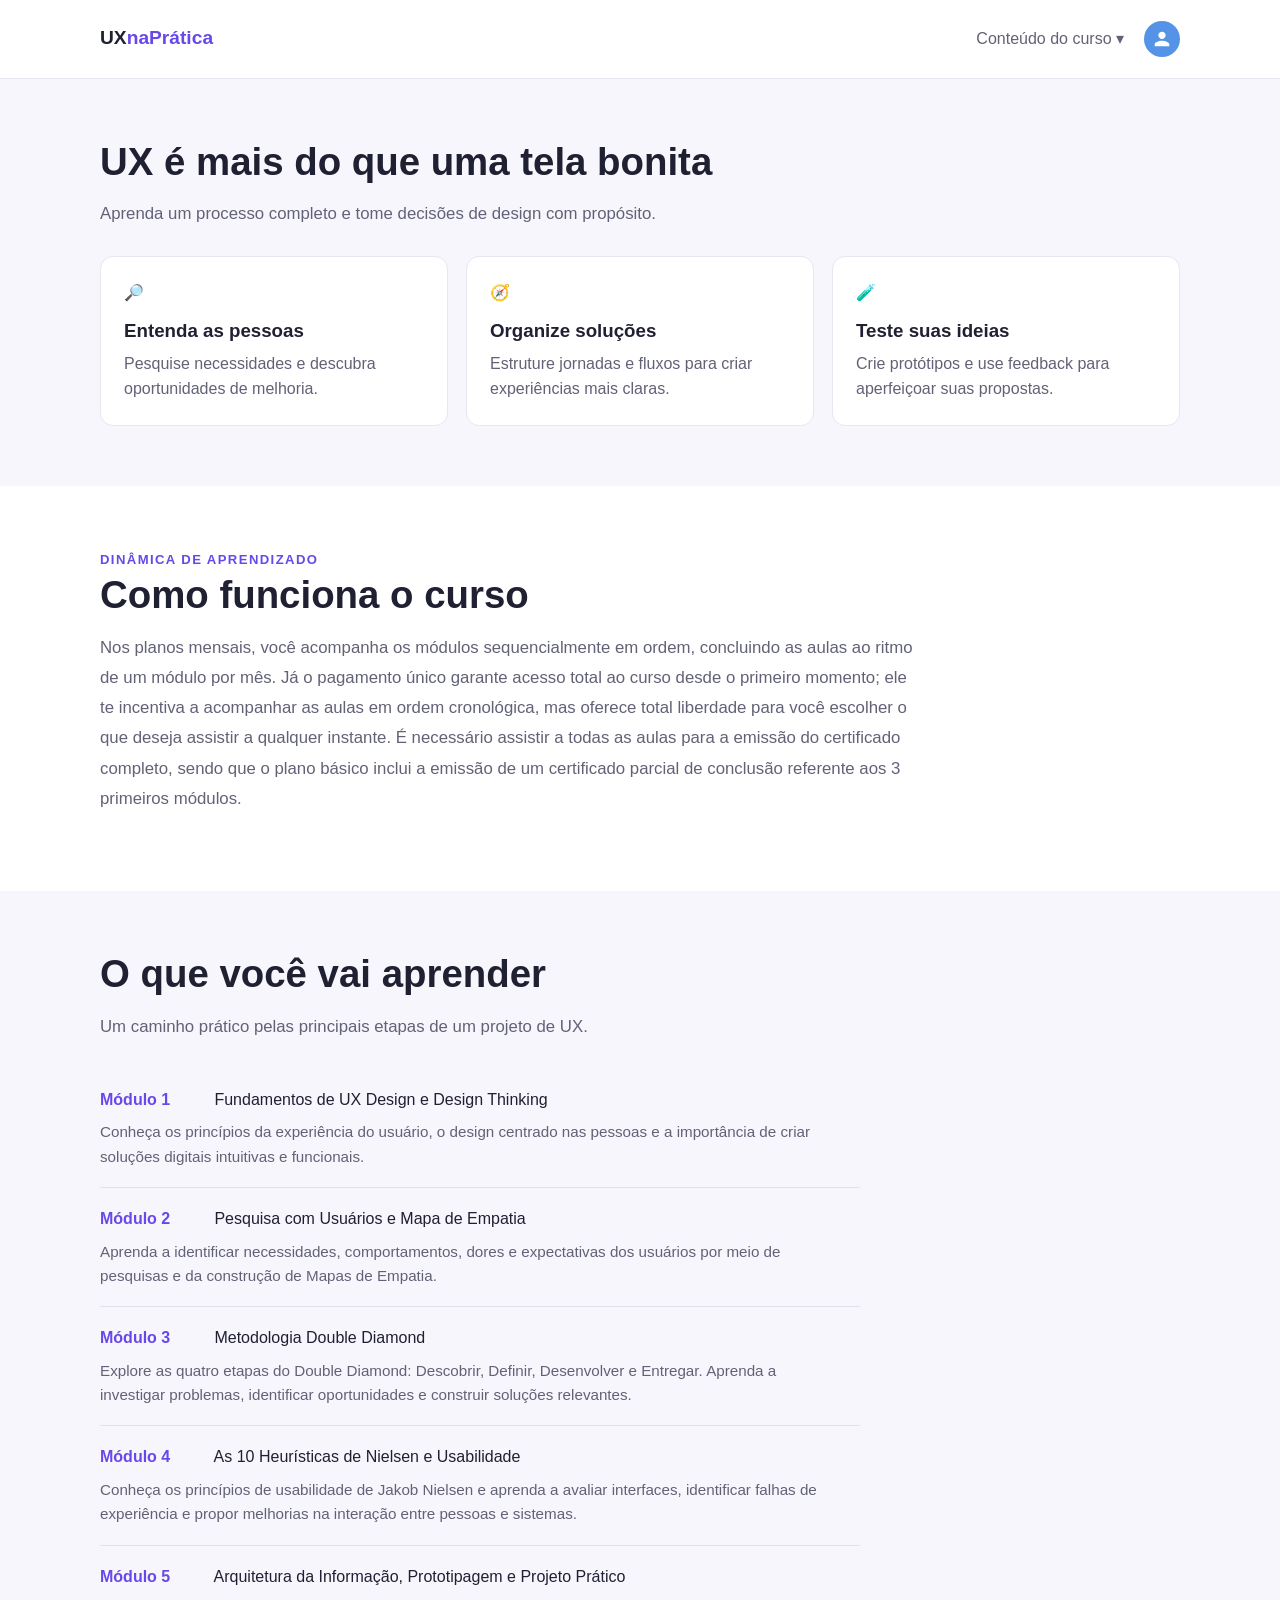
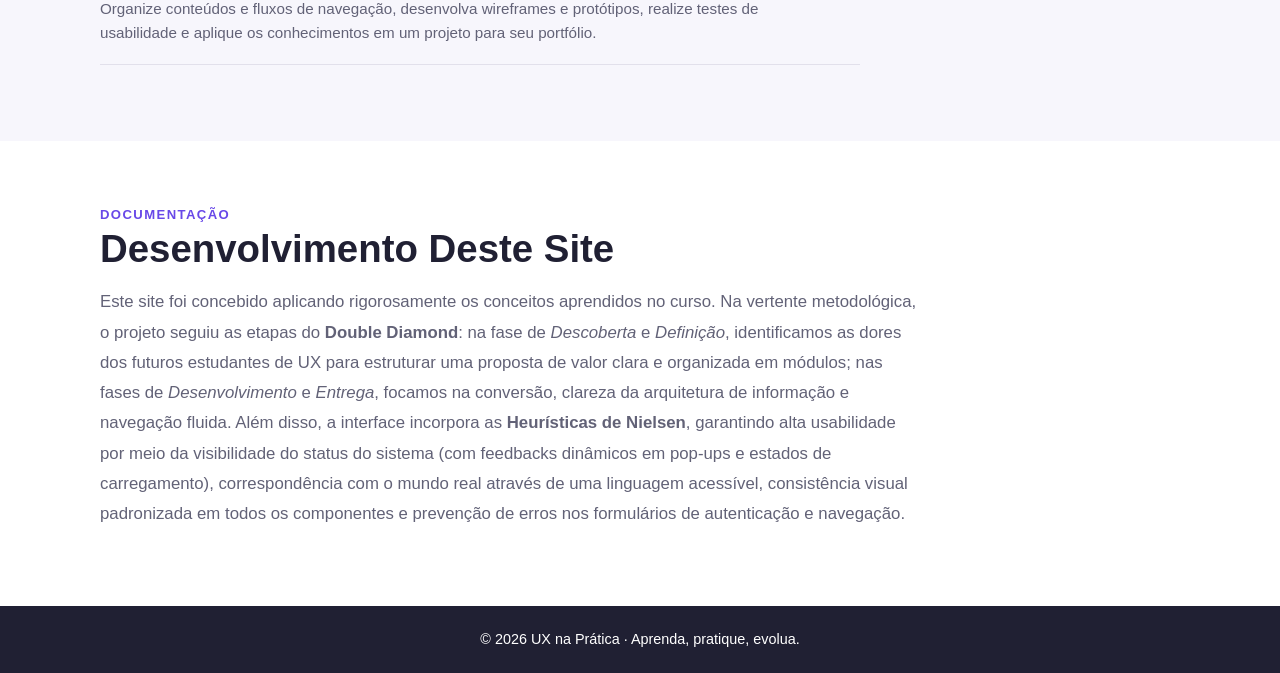
<file: informacoes.html>
<!DOCTYPE html>
<html lang="pt-BR">
<head>
    <meta charset="UTF-8">
    <meta name="viewport" content="width=device-width, initial-scale=1.0">
    <title>Conteúdo do Curso | UX na Prática</title>
    <link rel="stylesheet" href="styles.css">
</head>
<body>
    <header>
        <div class="container">
            <a class="logo" href="index.html">UX<span>naPrática</span></a>
            
            <div class="header-actions">
                <div class="dropdown">
                    <span class="dropdown-btn">Conteúdo do curso ▾</span>
                    <div class="dropdown-content">
                        <a href="informacoes.html">Resumo do curso</a>
                        <a href="modulo1.html">Módulo 1: Fundamentos</a>
                        <a href="modulo2.html">Módulo 2: Pesquisa</a>
                        <a href="modulo3.html">Módulo 3: Double Diamond</a>
                        <a href="modulo4.html">Módulo 4: Heurísticas</a>
                        <a href="modulo5.html">Módulo 5: Projeto Prático</a>
                    </div>
                </div>

                <a href="login.html" class="user-icon" title="Minha Conta">
                    <svg viewBox="0 0 24 24">
                        <path d="M12 12c2.21 0 4-1.79 4-4s-1.79-4-4-4-4 1.79-4 4 1.79 4 4 4zm0 2c-2.67 0-8 1.34-8 4v2h16v-2c0-2.66-5.33-4-8-4z"/>
                    </svg>
                </a>
            </div>
        </div>
    </header>

    <main>
        <section class="secao-cards" style="background-color: var(--fundo);">
            <div class="container">
                <h2>UX é mais do que uma tela bonita</h2>
                <p class="intro">Aprenda um processo completo e tome decisões de design com propósito.</p>
                <div class="cards">
                    <article class="card"><span aria-hidden="true">🔎</span><h3>Entenda as pessoas</h3><p>Pesquise necessidades e descubra oportunidades de melhoria.</p></article>
                    <article class="card"><span aria-hidden="true">🧭</span><h3>Organize soluções</h3><p>Estruture jornadas e fluxos para criar experiências mais claras.</p></article>
                    <article class="card"><span aria-hidden="true">🧪</span><h3>Teste suas ideias</h3><p>Crie protótipos e use feedback para aperfeiçoar suas propostas.</p></article>
                </div>
            </div>
        </section>

        <section class="funcionamento" style="background-color: #ffffff;">
            <div class="container">
                <span class="etiqueta">Dinâmica de Aprendizado</span>
                <h2>Como funciona o curso</h2>
                <p class="funcionamento-texto">
                    Nos planos mensais, você acompanha os módulos sequencialmente em ordem, concluindo as aulas ao ritmo de um módulo por mês. Já o pagamento único garante acesso total ao curso desde o primeiro momento; ele te incentiva a acompanhar as aulas em ordem cronológica, mas oferece total liberdade para você escolher o que deseja assistir a qualquer instante. É necessário assistir a todas as aulas para a emissão do certificado completo, sendo que o plano básico inclui a emissão de um certificado parcial de conclusão referente aos 3 primeiros módulos.
                </p>
            </div>
        </section>

        <section class="curriculo" id="conteudo">
            <div class="container">
                <h2>O que você vai aprender</h2>
                <p class="intro">Um caminho prático pelas principais etapas de um projeto de UX.</p>
                <ul class="lista">
                    <li>
                        <strong><a href="modulo1.html">Módulo 1</a></strong>
                        Fundamentos de UX Design e Design Thinking
                        <p>Conheça os princípios da experiência do usuário, o design centrado nas pessoas e a importância de criar soluções digitais intuitivas e funcionais.</p>
                    </li>
                    
                    <li>
                        <strong><a href="modulo2.html">Módulo 2</a></strong>
                        Pesquisa com Usuários e Mapa de Empatia
                        <p>Aprenda a identificar necessidades, comportamentos, dores e expectativas dos usuários por meio de pesquisas e da construção de Mapas de Empatia.</p>
                    </li>

                    <li>
                        <strong><a href="modulo3.html">Módulo 3</a></strong>
                        Metodologia Double Diamond
                        <p>Explore as quatro etapas do Double Diamond: Descobrir, Definir, Desenvolver e Entregar. Aprenda a investigar problemas, identificar oportunidades e construir soluções relevantes.</p>
                    </li>

                    <li>
                        <strong><a href="modulo4.html">Módulo 4</a></strong>
                        As 10 Heurísticas de Nielsen e Usabilidade
                        <p>Conheça os princípios de usabilidade de Jakob Nielsen e aprenda a avaliar interfaces, identificar falhas de experiência e propor melhorias na interação entre pessoas e sistemas.</p>
                    </li>

                    <li>
                        <strong><a href="modulo5.html">Módulo 5</a></strong>
                        Arquitetura da Informação, Prototipagem e Projeto Prático
                        <p>Organize conteúdos e fluxos de navegação, desenvolva wireframes e protótipos, realize testes de usabilidade e aplique os conhecimentos em um projeto para seu portfólio.</p>
                    </li>
                </ul>
            </div>
        </section>
        
        <section class="funcionamento" style="background-color: #ffffff;">
        <div class="container">
            <span class="etiqueta">Documentação</span>
            <h2>Desenvolvimento Deste Site</h2>
            <p class="funcionamento-texto">
                Este site foi concebido aplicando rigorosamente os conceitos aprendidos no curso. Na vertente metodológica, o projeto seguiu as etapas do <strong>Double Diamond</strong>: na fase de <em>Descoberta</em> e <em>Definição</em>, identificamos as dores dos futuros estudantes de UX para estruturar uma proposta de valor clara e organizada em módulos; nas fases de <em>Desenvolvimento</em> e <em>Entrega</em>, focamos na conversão, clareza da arquitetura de informação e navegação fluida. Além disso, a interface incorpora as <strong>Heurísticas de Nielsen</strong>, garantindo alta usabilidade por meio da visibilidade do status do sistema (com feedbacks dinâmicos em pop-ups e estados de carregamento), correspondência com o mundo real através de uma linguagem acessível, consistência visual padronizada em todos os componentes e prevenção de erros nos formulários de autenticação e navegação.
            </p>
        </div>
    </section>
    </main>

    <footer>
        <div class="container">© 2026 UX na Prática · Aprenda, pratique, evolua.</div>
    </footer>
</body>
</html>
</file>
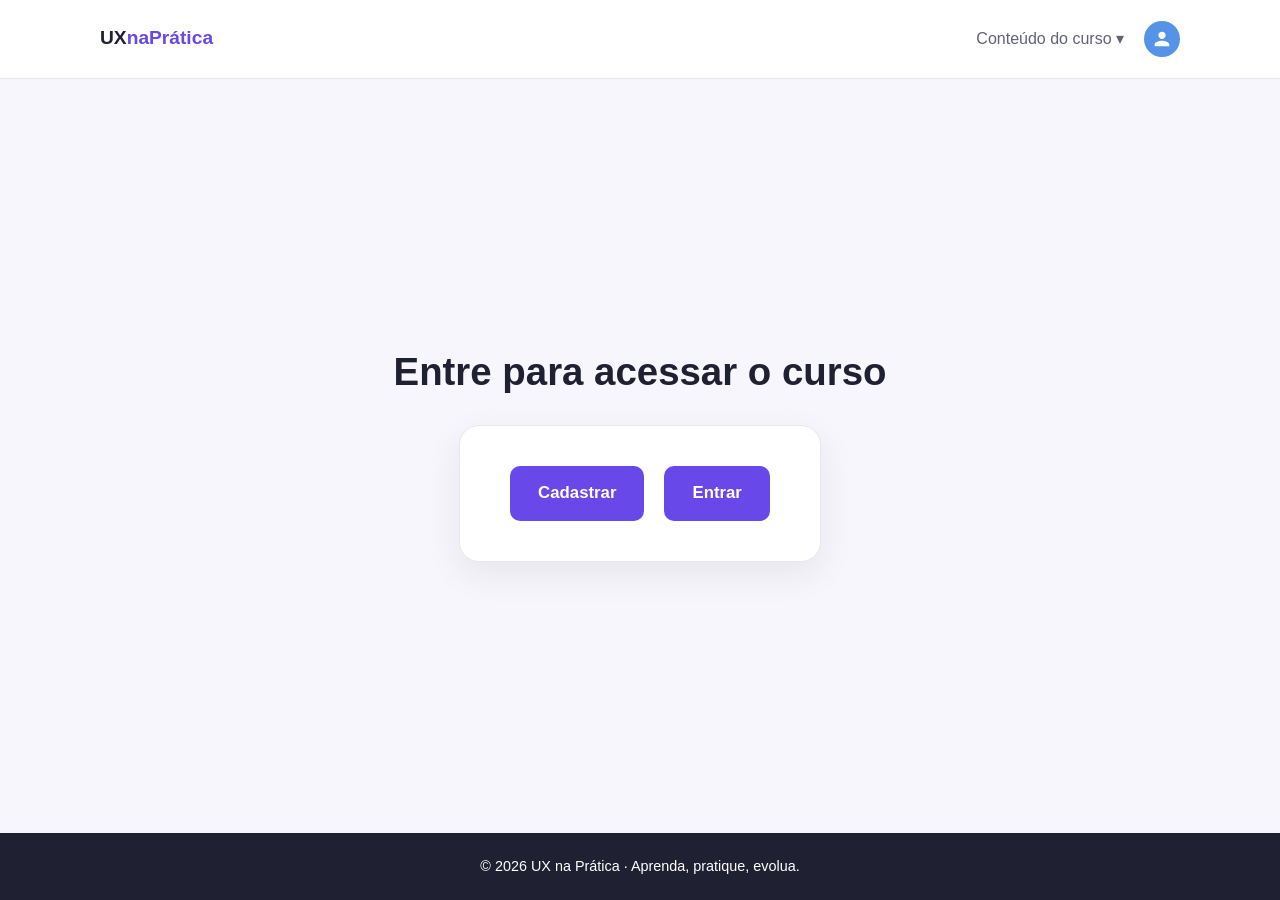
<file: login.html>
<!DOCTYPE html>
<html lang="pt-BR">
<head>
    <meta charset="UTF-8">
    <meta name="viewport" content="width=device-width, initial-scale=1.0">
    <title>Acesso | UX na Prática</title>
    <style>
        :root { --roxo: #6848e8; --escuro: #202033; --texto: #626277; --fundo: #f7f6fc; }
        * { box-sizing: border-box; }
        html { scroll-behavior: smooth; }
        body { margin: 0; color: var(--escuro); font-family: Arial, sans-serif; line-height: 1.6; background-color: var(--fundo); display: flex; flex-direction: column; min-height: 100vh; }
        a { color: inherit; text-decoration: none; }
        .container { width: min(1080px, 90%); margin: auto; }
        
        header { padding: 18px 0; background-color: #ffffff; position: sticky; top: 0; z-index: 1100; border-bottom: 1px solid #e8e6ef; }
        header .container { display: flex; justify-content: space-between; align-items: center; }
        .logo { font-size: 1.2rem; font-weight: bold; }
        .logo span { color: var(--roxo); }
        
        /* Área da Navegação Direita */
        .header-actions { display: flex; align-items: center; gap: 20px; }
        
        /* Dropdown de Conteúdo do Curso */
        .dropdown { 
            position: relative; 
            display: inline-block; 
        }
        .dropdown-btn { 
            color: var(--texto); 
            cursor: pointer; 
            display: flex; 
            align-items: center; 
            gap: 6px; 
            font-size: 1rem; 
            padding: 8px 0; 
        }
        .dropdown-btn:hover { color: var(--escuro); }
        
        .dropdown-content { 
            display: none; 
            position: absolute; 
            right: 0; 
            top: 100%; 
            background-color: white; 
            min-width: 200px; 
            box-shadow: 0px 8px 16px rgba(0,0,0,0.1); 
            border-radius: 8px; 
            z-index: 1000; 
            overflow: hidden;
        }
        
        .dropdown:hover .dropdown-content { 
            display: block; 
            padding-top: 5px; 
        }

        .dropdown-content a { 
            color: var(--escuro); 
            padding: 12px 16px; 
            display: block; 
            font-size: 0.95rem;
            transition: background 0.2s;
            background-color: white;
        }
        .dropdown-content a:hover { background-color: var(--fundo); color: var(--roxo); }

        /* Ícone de Usuário */
        .user-icon {
            display: flex;
            align-items: center;
            justify-content: center;
            width: 36px;
            height: 36px;
            background-color: #5593e7;
            color: white;
            border-radius: 50%;
            transition: opacity 0.2s;
        }
        .user-icon:hover { opacity: 0.85; }
        .user-icon svg { width: 22px; height: 22px; fill: currentColor; }

        /* Seção principal contendo o título e o card centralizado */
        main {
            flex: 1;
            display: flex;
            flex-direction: column;
            align-items: center;
            justify-content: center;
            padding: 40px 20px;
        }

        h2 {
            margin: 0 0 30px;
            font-size: clamp(1.8rem, 3vw, 2.5rem);
            line-height: 1.2;
            color: var(--escuro);
            text-align: center;
        }

        .auth-box {
            background: #ffffff;
            padding: 40px 50px;
            border: 1px solid #e8e6ef;
            border-radius: 20px;
            box-shadow: 0 12px 35px rgba(32, 32, 51, 0.08);
            display: flex;
            gap: 20px;
            align-items: center;
            justify-content: center;
        }

        .botao-acao {
            display: inline-block;
            padding: 14px 28px;
            border-radius: 10px;
            background: var(--roxo);
            color: white;
            font-weight: bold;
            font-size: 1.05rem;
            text-align: center;
            transition: background 0.2s, transform 0.1s;
        }
        .botao-acao:hover {
            background: #5034c6;
        }

        footer { padding: 22px 0; background: var(--escuro); color: white; text-align: center; font-size: .9rem; }

        @media (max-width: 600px) {
            .auth-box {
                flex-direction: column;
                width: 100%;
                padding: 30px 20px;
            }
            .header-actions { gap: 10px; }
        }
    </style>
</head>
<body>
    <header>
        <div class="container">
            <a class="logo" href="index.html">UX<span>naPrática</span></a>
            
            <div class="header-actions">
                <!-- Dropdown de Opções -->
                <div class="dropdown">
                    <span class="dropdown-btn">Conteúdo do curso ▾</span>
                    <div class="dropdown-content">
                        <a href="informacoes.html">Resumo do curso</a>
                        <a href="modulo1.html">Módulo 1: Fundamentos</a>
                        <a href="modulo2.html">Módulo 2: Pesquisa</a>
                        <a href="modulo3.html">Módulo 3: Double Diamond</a>
                        <a href="modulo4.html">Módulo 4: Heurísticas</a>
                        <a href="modulo5.html">Módulo 5: Projeto Prático</a>
                    </div>
                </div>

                <!-- Ícone de Perfil/Usuário -->
                <a href="login.html" class="user-icon" title="Minha Conta">
                    <svg viewBox="0 0 24 24">
                        <path d="M12 12c2.21 0 4-1.79 4-4s-1.79-4-4-4-4 1.79-4 4 1.79 4 4 4zm0 2c-2.67 0-8 1.34-8 4v2h16v-2c0-2.66-5.33-4-8-4z"/>
                    </svg>
                </a>
            </div>
        </div>
    </header>

    <main>
        <h2>Entre para acessar o curso</h2>
        <div class="auth-box">
            <a href="cadastro.html" class="botao-acao">Cadastrar</a>
            <a href="fazer-login.html" class="botao-acao">Entrar</a>
        </div>
    </main>

    <footer>
        <div class="container">© 2026 UX na Prática · Aprenda, pratique, evolua.</div>
    </footer>
</body>
</html>
</file>
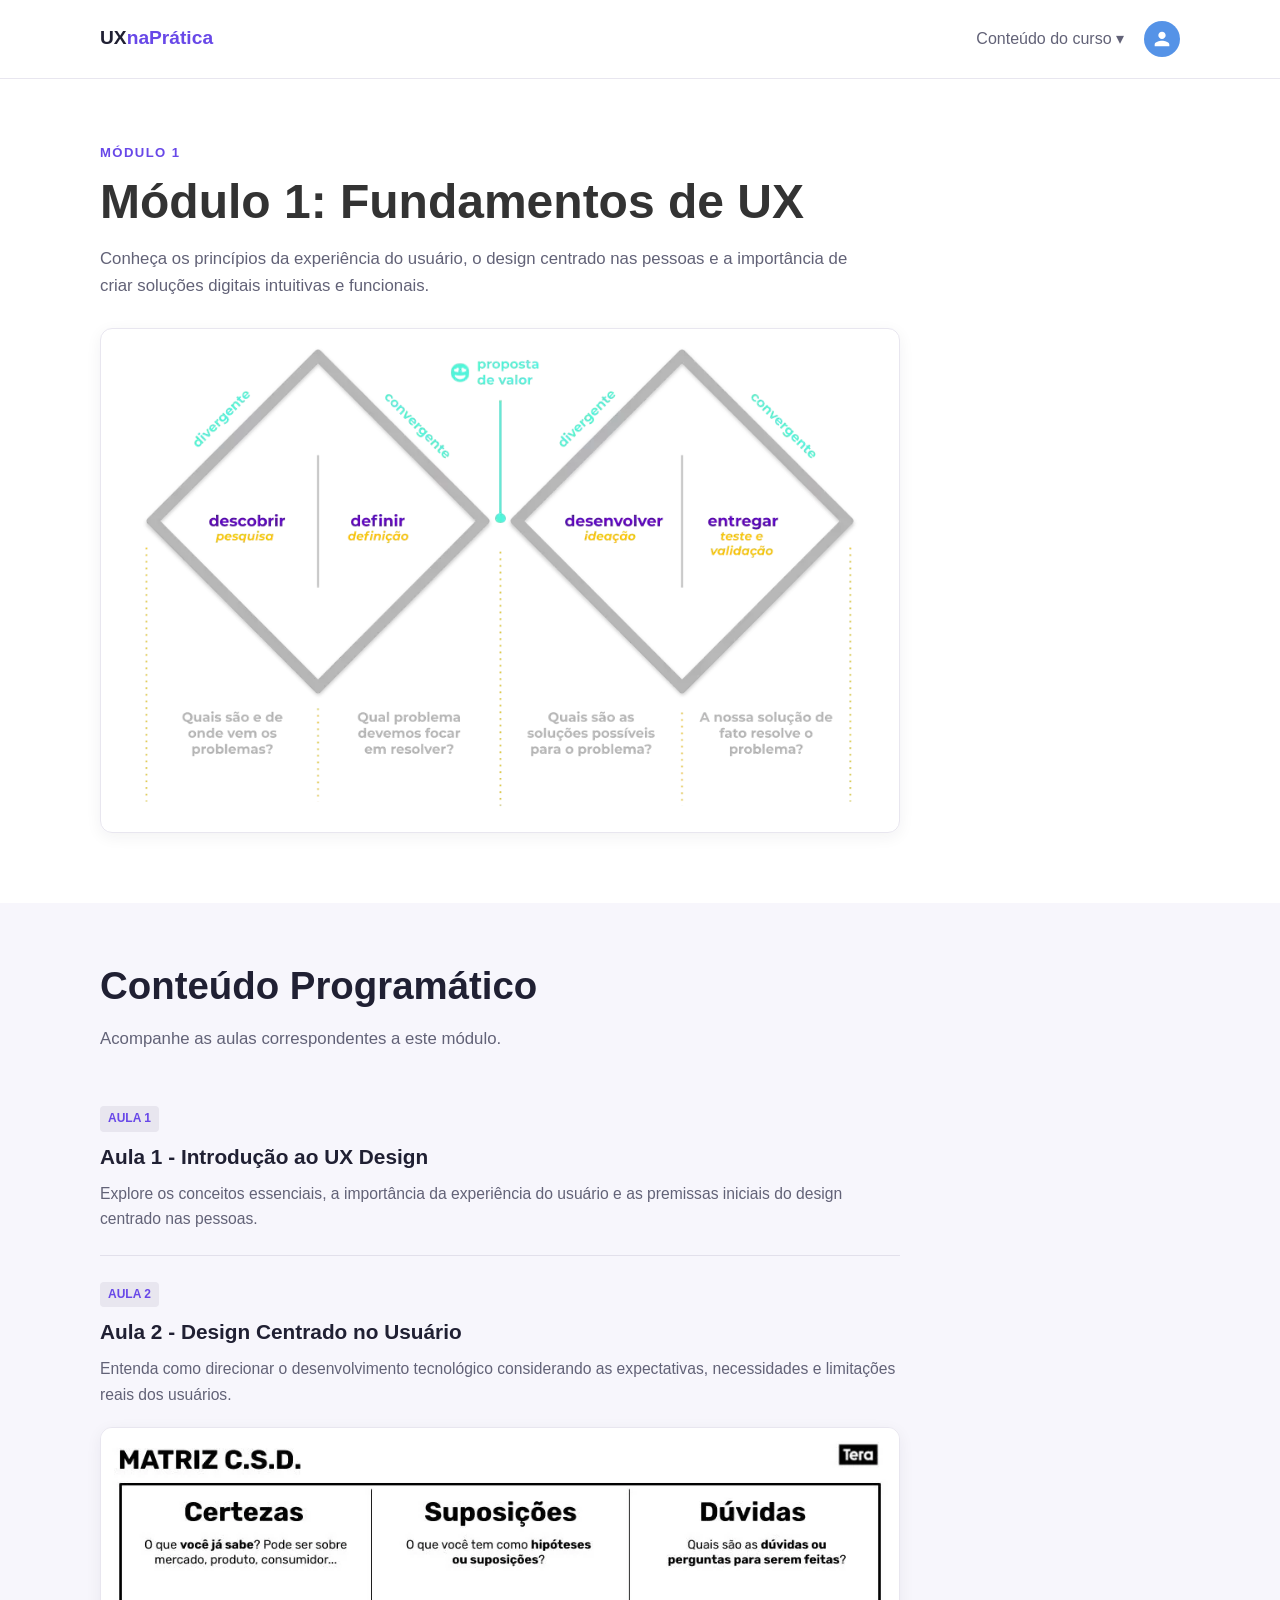
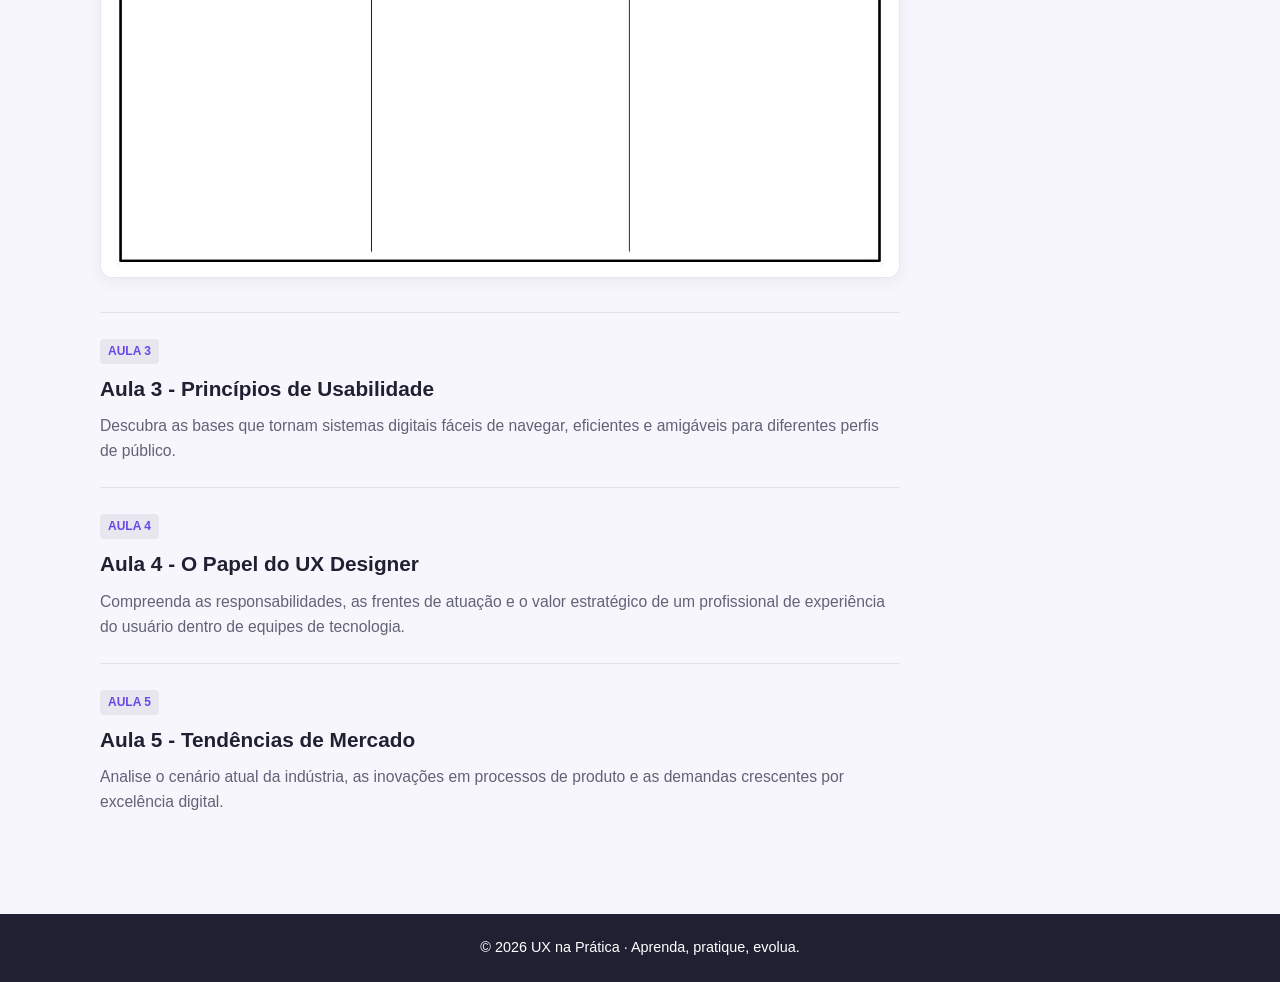
<file: modulo1.html>
<!DOCTYPE html>
<html lang="pt-BR">
<head>
    <meta charset="UTF-8">
    <meta name="viewport" content="width=device-width, initial-scale=1.0">
    <title>Módulo 1: Fundamentos de UX | UX na Prática</title>
    <link rel="stylesheet" href="styles.css">
</head>
<body>
    <header>
        <div class="container">
            <a class="logo" href="index.html">UX<span>naPrática</span></a>
            <div class="header-actions">
                <div class="dropdown">
                    <span class="dropdown-btn">Conteúdo do curso ▾</span>
                    <div class="dropdown-content">
                        <a href="informacoes.html">Resumo do curso</a>
                        <a href="modulo1.html">Módulo 1: Fundamentos</a>
                        <a href="modulo2.html">Módulo 2: Pesquisa</a>
                        <a href="modulo3.html">Módulo 3: Double Diamond</a>
                        <a href="modulo4.html">Módulo 4: Heurísticas</a>
                        <a href="modulo5.html">Módulo 5: Projeto Prático</a>
                    </div>
                </div>
                <a href="login.html" class="user-icon" title="Minha Conta">
                    <svg viewBox="0 0 24 24"><path d="M12 12c2.21 0 4-1.79 4-4s-1.79-4-4-4-4 1.79-4 4 1.79 4 4 4zm0 2c-2.67 0-8 1.34-8 4v2h16v-2c0-2.66-5.33-4-8-4z"/></svg>
                </a>
            </div>
        </div>
    </header>
    <main>
        <section>
            <div class="container">
                <span class="etiqueta">Módulo 1</span>
                <h1>Módulo 1: Fundamentos de UX</h1>
                <p class="intro">Conheça os princípios da experiência do usuário, o design centrado nas pessoas e a importância de criar soluções digitais intuitivas e funcionais.</p>
                <img src="double-diamond-1.webp" alt="Diagrama do Modelo Duplo Diamante" class="imagem-modulo">
            </div>
        </section>
        <section>
            <div class="container">
                <h2>Conteúdo Programático</h2>
                <p class="intro">Acompanhe as aulas correspondentes a este módulo.</p>
                <ul class="topico-lista">
                    <li>
                        <span class="topico-tag">Aula 1</span>
                        <h3>Aula 1 - Introdução ao UX Design</h3>
                        <p>Explore os conceitos essenciais, a importância da experiência do usuário e as premissas iniciais do design centrado nas pessoas.</p>
                    </li>
                    <li>
                        <span class="topico-tag">Aula 2</span>
                        <h3>Aula 2 - Design Centrado no Usuário</h3>
                        <p>Entenda como direcionar o desenvolvimento tecnológico considerando as expectativas, necessidades e limitações reais dos usuários.</p>
                        <img src="matriz-csd-template.webp" alt="Template da Matriz CSD" class="imagem-modulo">
                    </li>
                    <li>
                        <span class="topico-tag">Aula 3</span>
                        <h3>Aula 3 - Princípios de Usabilidade</h3>
                        <p>Descubra as bases que tornam sistemas digitais fáceis de navegar, eficientes e amigáveis para diferentes perfis de público.</p>
                    </li>
                    <li>
                        <span class="topico-tag">Aula 4</span>
                        <h3>Aula 4 - O Papel do UX Designer</h3>
                        <p>Compreenda as responsabilidades, as frentes de atuação e o valor estratégico de um profissional de experiência do usuário dentro de equipes de tecnologia.</p>
                    </li>
                    <li>
                        <span class="topico-tag">Aula 5</span>
                        <h3>Aula 5 - Tendências de Mercado</h3>
                        <p>Analise o cenário atual da indústria, as inovações em processos de produto e as demandas crescentes por excelência digital.</p>
                    </li>
                </ul>
            </div>
        </section>
    </main>
    <footer><div class="container">© 2026 UX na Prática · Aprenda, pratique, evolua.</div></footer>
</body>
</html>
</file>
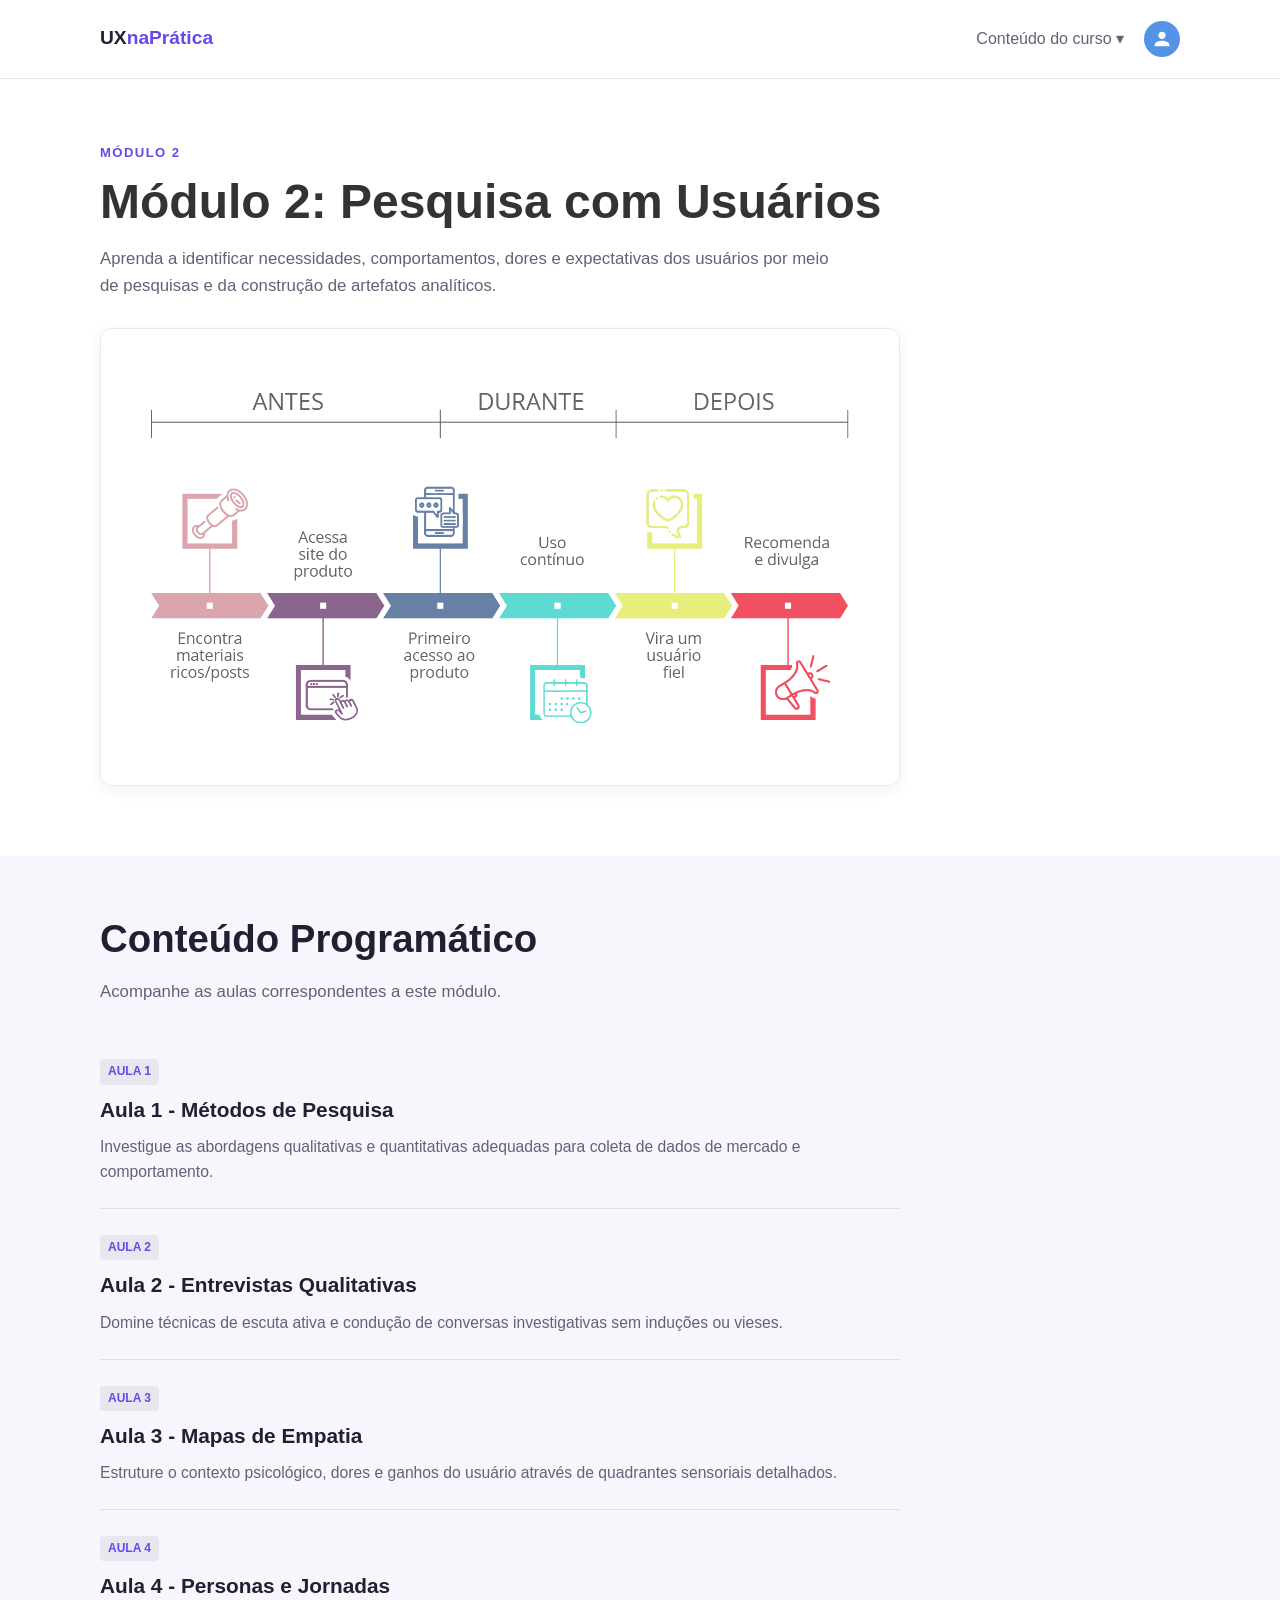
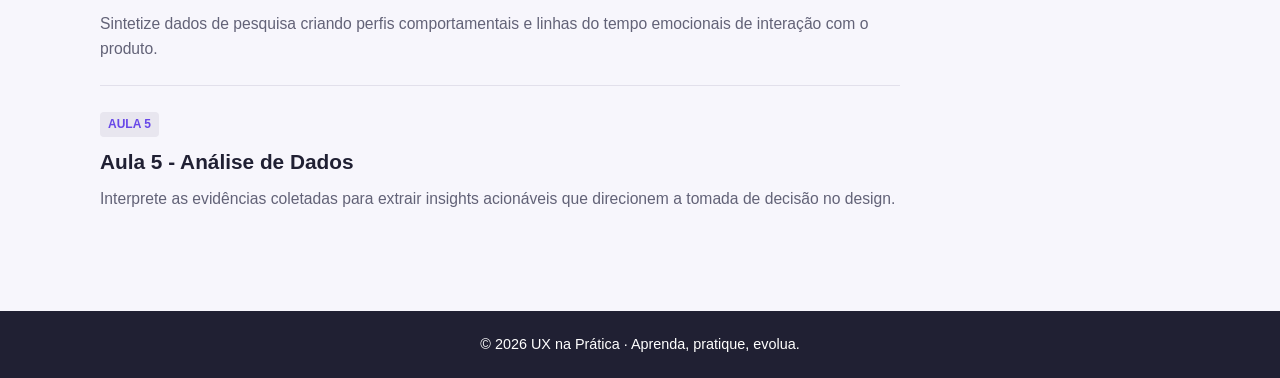
<file: modulo2.html>
<!DOCTYPE html>
<html lang="pt-BR">
<head>
    <meta charset="UTF-8">
    <meta name="viewport" content="width=device-width, initial-scale=1.0">
    <title>Módulo 2: Pesquisa com Usuários | UX na Prática</title>
    <link rel="stylesheet" href="styles.css">
</head>
<body>
    <header>
        <div class="container">
            <a class="logo" href="index.html">UX<span>naPrática</span></a>
            <div class="header-actions">
                <div class="dropdown">
                    <span class="dropdown-btn">Conteúdo do curso ▾</span>
                    <div class="dropdown-content">
                        <a href="informacoes.html">Resumo do curso</a>
                        <a href="modulo1.html">Módulo 1: Fundamentos</a>
                        <a href="modulo2.html">Módulo 2: Pesquisa</a>
                        <a href="modulo3.html">Módulo 3: Double Diamond</a>
                        <a href="modulo4.html">Módulo 4: Heurísticas</a>
                        <a href="modulo5.html">Módulo 5: Projeto Prático</a>
                    </div>
                </div>
                <a href="login.html" class="user-icon" title="Minha Conta">
                    <svg viewBox="0 0 24 24"><path d="M12 12c2.21 0 4-1.79 4-4s-1.79-4-4-4-4 1.79-4 4 1.79 4 4 4zm0 2c-2.67 0-8 1.34-8 4v2h16v-2c0-2.66-5.33-4-8-4z"/></svg>
                </a>
            </div>
        </div>
    </header>
    <main>
        <section>
            <div class="container">
                <span class="etiqueta">Módulo 2</span>
                <h1>Módulo 2: Pesquisa com Usuários</h1>
                <p class="intro">Aprenda a identificar necessidades, comportamentos, dores e expectativas dos usuários por meio de pesquisas e da construção de artefatos analíticos.</p>
                <img src="jornada-do-usuario.png" alt="Mapeamento da Jornada do Usuário" class="imagem-modulo">
            </div>
        </section>
        <section>
            <div class="container">
                <h2>Conteúdo Programático</h2>
                <p class="intro">Acompanhe as aulas correspondentes a este módulo.</p>
                <ul class="topico-lista">
                    <li>
                        <span class="topico-tag">Aula 1</span>
                        <h3>Aula 1 - Métodos de Pesquisa</h3>
                        <p>Investigue as abordagens qualitativas e quantitativas adequadas para coleta de dados de mercado e comportamento.</p>
                    </li>
                    <li>
                        <span class="topico-tag">Aula 2</span>
                        <h3>Aula 2 - Entrevistas Qualitativas</h3>
                        <p>Domine técnicas de escuta ativa e condução de conversas investigativas sem induções ou vieses.</p>
                    </li>
                    <li>
                        <span class="topico-tag">Aula 3</span>
                        <h3>Aula 3 - Mapas de Empatia</h3>
                        <p>Estruture o contexto psicológico, dores e ganhos do usuário através de quadrantes sensoriais detalhados.</p>
                    </li>
                    <li>
                        <span class="topico-tag">Aula 4</span>
                        <h3>Aula 4 - Personas e Jornadas</h3>
                        <p>Sintetize dados de pesquisa criando perfis comportamentais e linhas do tempo emocionais de interação com o produto.</p>
                    </li>
                    <li>
                        <span class="topico-tag">Aula 5</span>
                        <h3>Aula 5 - Análise de Dados</h3>
                        <p>Interprete as evidências coletadas para extrair insights acionáveis que direcionem a tomada de decisão no design.</p>
                    </li>
                </ul>
            </div>
        </section>
    </main>
    <footer><div class="container">© 2026 UX na Prática · Aprenda, pratique, evolua.</div></footer>
</body>
</html>
</file>
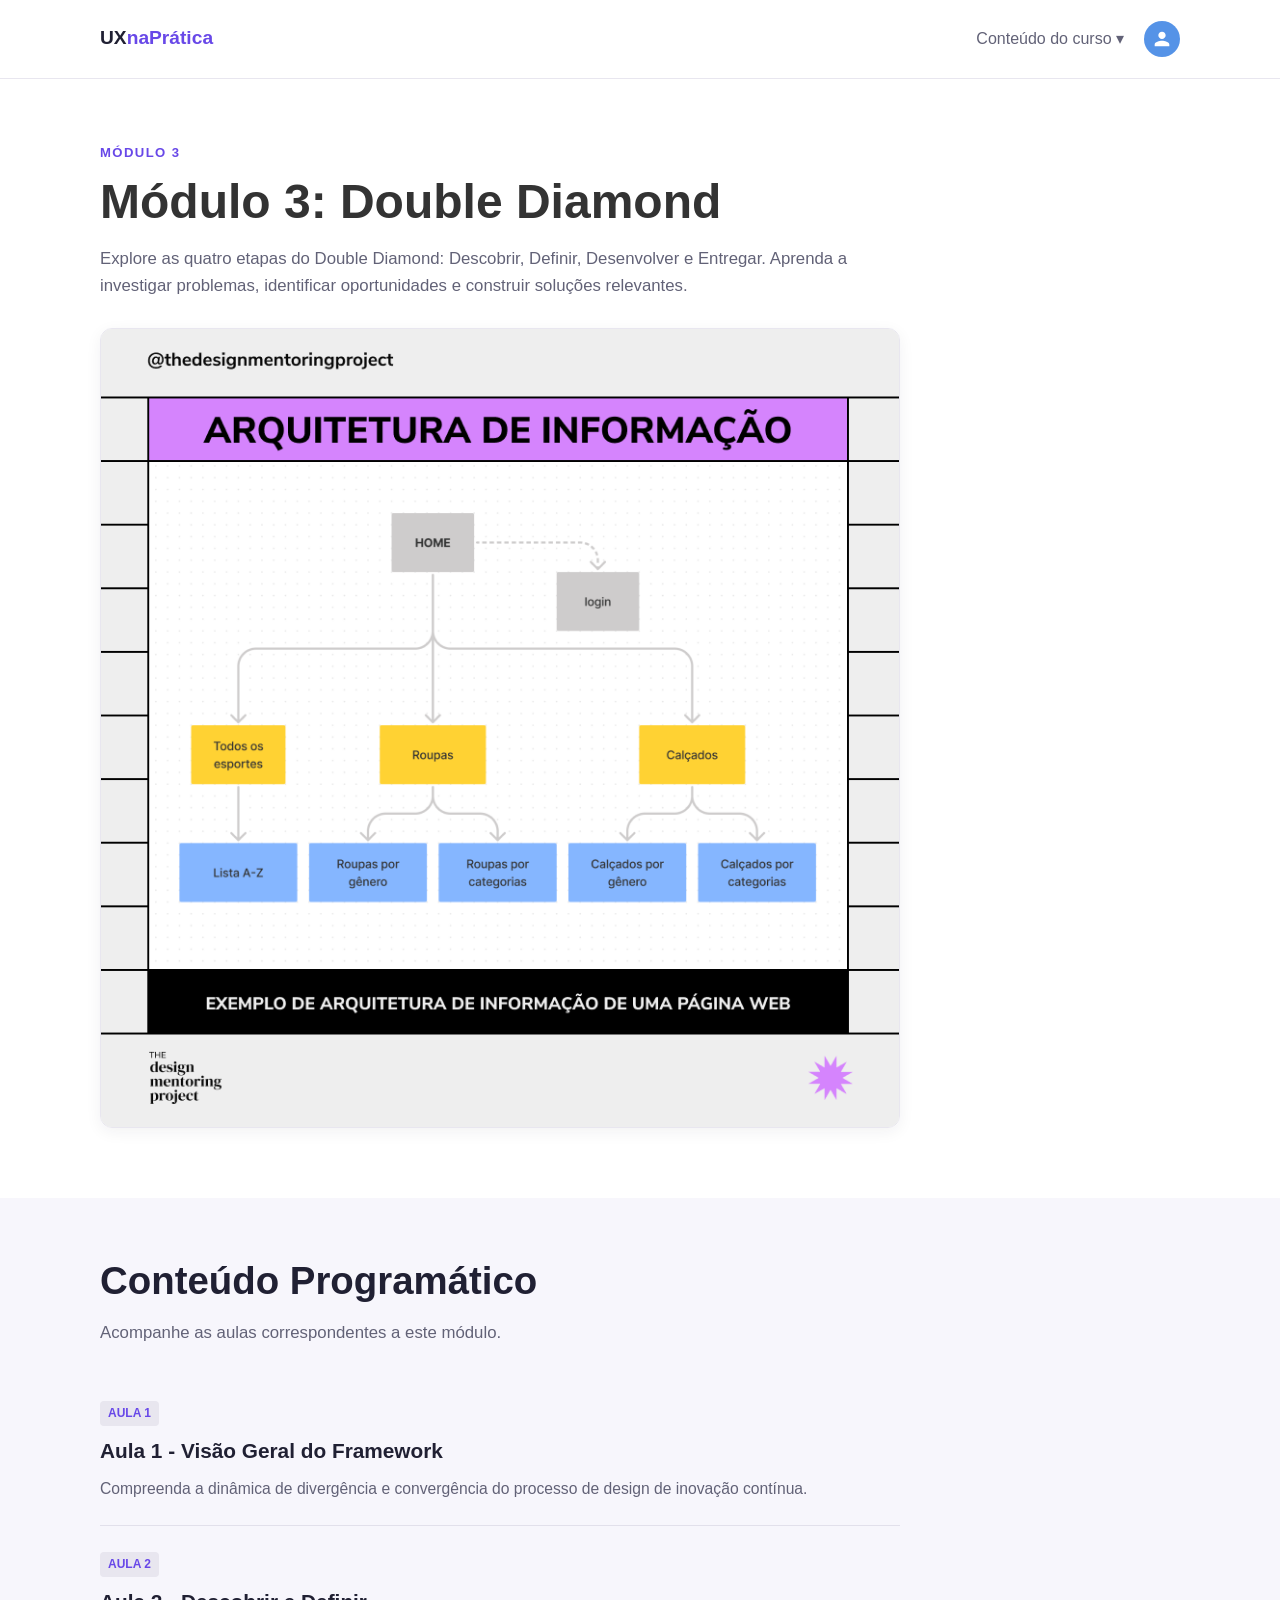
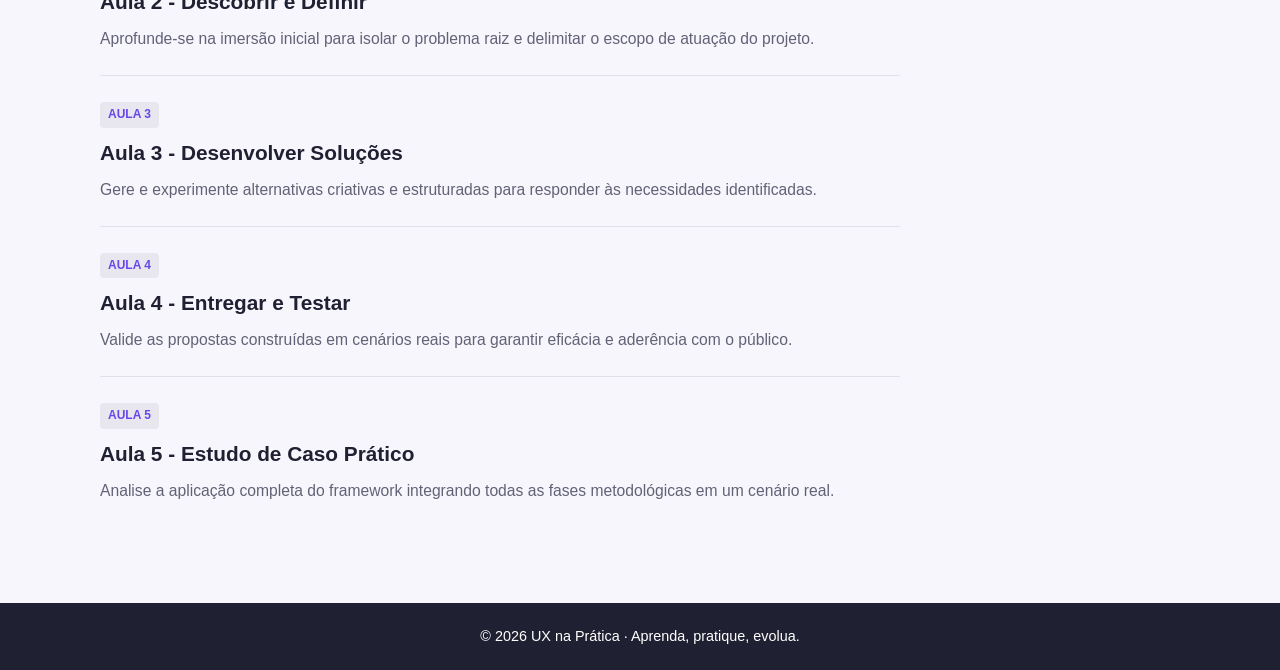
<file: modulo3.html>
<!DOCTYPE html>
<html lang="pt-BR">
<head>
    <meta charset="UTF-8">
    <meta name="viewport" content="width=device-width, initial-scale=1.0">
    <title>Módulo 3: Double Diamond | UX na Prática</title>
    <link rel="stylesheet" href="styles.css">
</head>
<body>
    <header>
        <div class="container">
            <a class="logo" href="index.html">UX<span>naPrática</span></a>
            <div class="header-actions">
                <div class="dropdown">
                    <span class="dropdown-btn">Conteúdo do curso ▾</span>
                    <div class="dropdown-content">
                        <a href="informacoes.html">Resumo do curso</a>
                        <a href="modulo1.html">Módulo 1: Fundamentos</a>
                        <a href="modulo2.html">Módulo 2: Pesquisa</a>
                        <a href="modulo3.html">Módulo 3: Double Diamond</a>
                        <a href="modulo4.html">Módulo 4: Heurísticas</a>
                        <a href="modulo5.html">Módulo 5: Projeto Prático</a>
                    </div>
                </div>
                <a href="login.html" class="user-icon" title="Minha Conta">
                    <svg viewBox="0 0 24 24"><path d="M12 12c2.21 0 4-1.79 4-4s-1.79-4-4-4-4 1.79-4 4 1.79 4 4 4zm0 2c-2.67 0-8 1.34-8 4v2h16v-2c0-2.66-5.33-4-8-4z"/></svg>
                </a>
            </div>
        </div>
    </header>
    <main>
        <section>
            <div class="container">
                <span class="etiqueta">Módulo 3</span>
                <h1>Módulo 3: Double Diamond</h1>
                <p class="intro">Explore as quatro etapas do Double Diamond: Descobrir, Definir, Desenvolver e Entregar. Aprenda a investigar problemas, identificar oportunidades e construir soluções relevantes.</p>
                <img src="arq-inf.png" alt="Esquema metodológico do Double Diamond" class="imagem-modulo">
            </div>
        </section>
        <section>
            <div class="container">
                <h2>Conteúdo Programático</h2>
                <p class="intro">Acompanhe as aulas correspondentes a este módulo.</p>
                <ul class="topico-lista">
                    <li>
                        <span class="topico-tag">Aula 1</span>
                        <h3>Aula 1 - Visão Geral do Framework</h3>
                        <p>Compreenda a dinâmica de divergência e convergência do processo de design de inovação contínua.</p>
                    </li>
                    <li>
                        <span class="topico-tag">Aula 2</span>
                        <h3>Aula 2 - Descobrir e Definir</h3>
                        <p>Aprofunde-se na imersão inicial para isolar o problema raiz e delimitar o escopo de atuação do projeto.</p>
                    </li>
                    <li>
                        <span class="topico-tag">Aula 3</span>
                        <h3>Aula 3 - Desenvolver Soluções</h3>
                        <p>Gere e experimente alternativas criativas e estruturadas para responder às necessidades identificadas.</p>
                    </li>
                    <li>
                        <span class="topico-tag">Aula 4</span>
                        <h3>Aula 4 - Entregar e Testar</h3>
                        <p>Valide as propostas construídas em cenários reais para garantir eficácia e aderência com o público.</p>
                    </li>
                    <li>
                        <span class="topico-tag">Aula 5</span>
                        <h3>Aula 5 - Estudo de Caso Prático</h3>
                        <p>Analise a aplicação completa do framework integrando todas as fases metodológicas em um cenário real.</p>
                    </li>
                </ul>
            </div>
        </section>
    </main>
    <footer><div class="container">© 2026 UX na Prática · Aprenda, pratique, evolua.</div></footer>
</body>
</html>
</file>
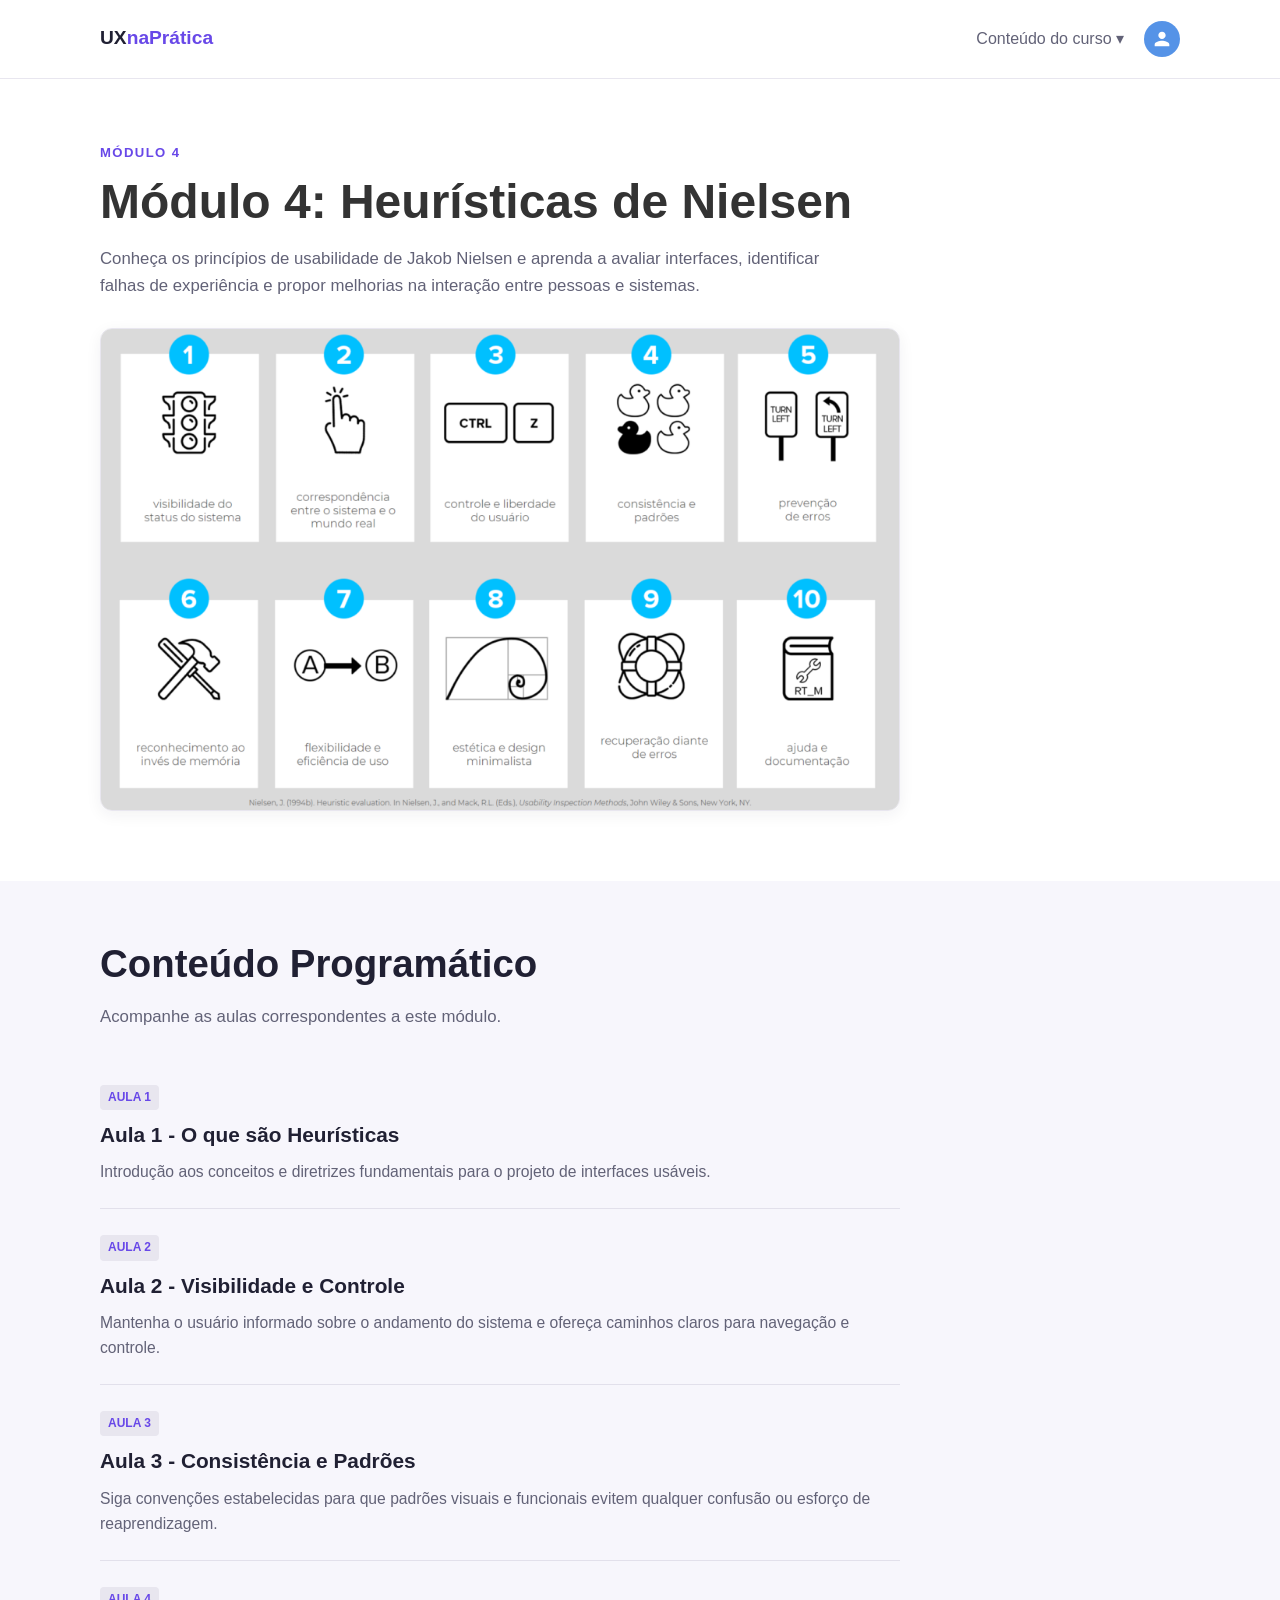
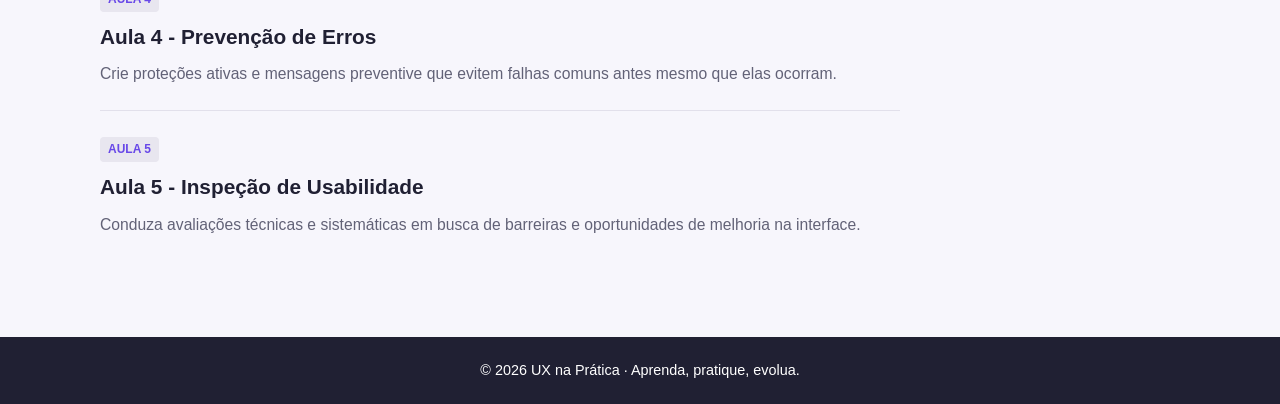
<file: modulo4.html>
<!DOCTYPE html>
<html lang="pt-BR">
<head>
    <meta charset="UTF-8">
    <meta name="viewport" content="width=device-width, initial-scale=1.0">
    <title>Módulo 4: Heurísticas de Nielsen | UX na Prática</title>
    <link rel="stylesheet" href="styles.css">
</head>
<body>
    <header>
        <div class="container">
            <a class="logo" href="index.html">UX<span>naPrática</span></a>
            <div class="header-actions">
                <div class="dropdown">
                    <span class="dropdown-btn">Conteúdo do curso ▾</span>
                    <div class="dropdown-content">
                        <a href="informacoes.html">Resumo do curso</a>
                        <a href="modulo1.html">Módulo 1: Fundamentos</a>
                        <a href="modulo2.html">Módulo 2: Pesquisa</a>
                        <a href="modulo3.html">Módulo 3: Double Diamond</a>
                        <a href="modulo4.html">Módulo 4: Heurísticas</a>
                        <a href="modulo5.html">Módulo 5: Projeto Prático</a>
                    </div>
                </div>
                <a href="login.html" class="user-icon" title="Minha Conta">
                    <svg viewBox="0 0 24 24"><path d="M12 12c2.21 0 4-1.79 4-4s-1.79-4-4-4-4 1.79-4 4 1.79 4 4 4zm0 2c-2.67 0-8 1.34-8 4v2h16v-2c0-2.66-5.33-4-8-4z"/></svg>
                </a>
            </div>
        </div>
    </header>
    <main>
        <section>
            <div class="container">
                <span class="etiqueta">Módulo 4</span>
                <h1>Módulo 4: Heurísticas de Nielsen</h1>
                <p class="intro">Conheça os princípios de usabilidade de Jakob Nielsen e aprenda a avaliar interfaces, identificar falhas de experiência e propor melhorias na interação entre pessoas e sistemas.</p>
                <img src="heuristicas.png" alt="As 10 Heurísticas de Usabilidade" class="imagem-modulo">
            </div>
        </section>
        <section>
            <div class="container">
                <h2>Conteúdo Programático</h2>
                <p class="intro">Acompanhe as aulas correspondentes a este módulo.</p>
                <ul class="topico-lista">
                    <li>
                        <span class="topico-tag">Aula 1</span>
                        <h3>Aula 1 - O que são Heurísticas</h3>
                        <p>Introdução aos conceitos e diretrizes fundamentais para o projeto de interfaces usáveis.</p>
                    </li>
                    <li>
                        <span class="topico-tag">Aula 2</span>
                        <h3>Aula 2 - Visibilidade e Controle</h3>
                        <p>Mantenha o usuário informado sobre o andamento do sistema e ofereça caminhos claros para navegação e controle.</p>
                    </li>
                    <li>
                        <span class="topico-tag">Aula 3</span>
                        <h3>Aula 3 - Consistência e Padrões</h3>
                        <p>Siga convenções estabelecidas para que padrões visuais e funcionais evitem qualquer confusão ou esforço de reaprendizagem.</p>
                    </li>
                    <li>
                        <span class="topico-tag">Aula 4</span>
                        <h3>Aula 4 - Prevenção de Erros</h3>
                        <p>Crie proteções ativas e mensagens preventive que evitem falhas comuns antes mesmo que elas ocorram.</p>
                    </li>
                    <li>
                        <span class="topico-tag">Aula 5</span>
                        <h3>Aula 5 - Inspeção de Usabilidade</h3>
                        <p>Conduza avaliações técnicas e sistemáticas em busca de barreiras e oportunidades de melhoria na interface.</p>
                    </li>
                </ul>
            </div>
        </section>
    </main>
    <footer><div class="container">© 2026 UX na Prática · Aprenda, pratique, evolua.</div></footer>
</body>
</html>
</file>
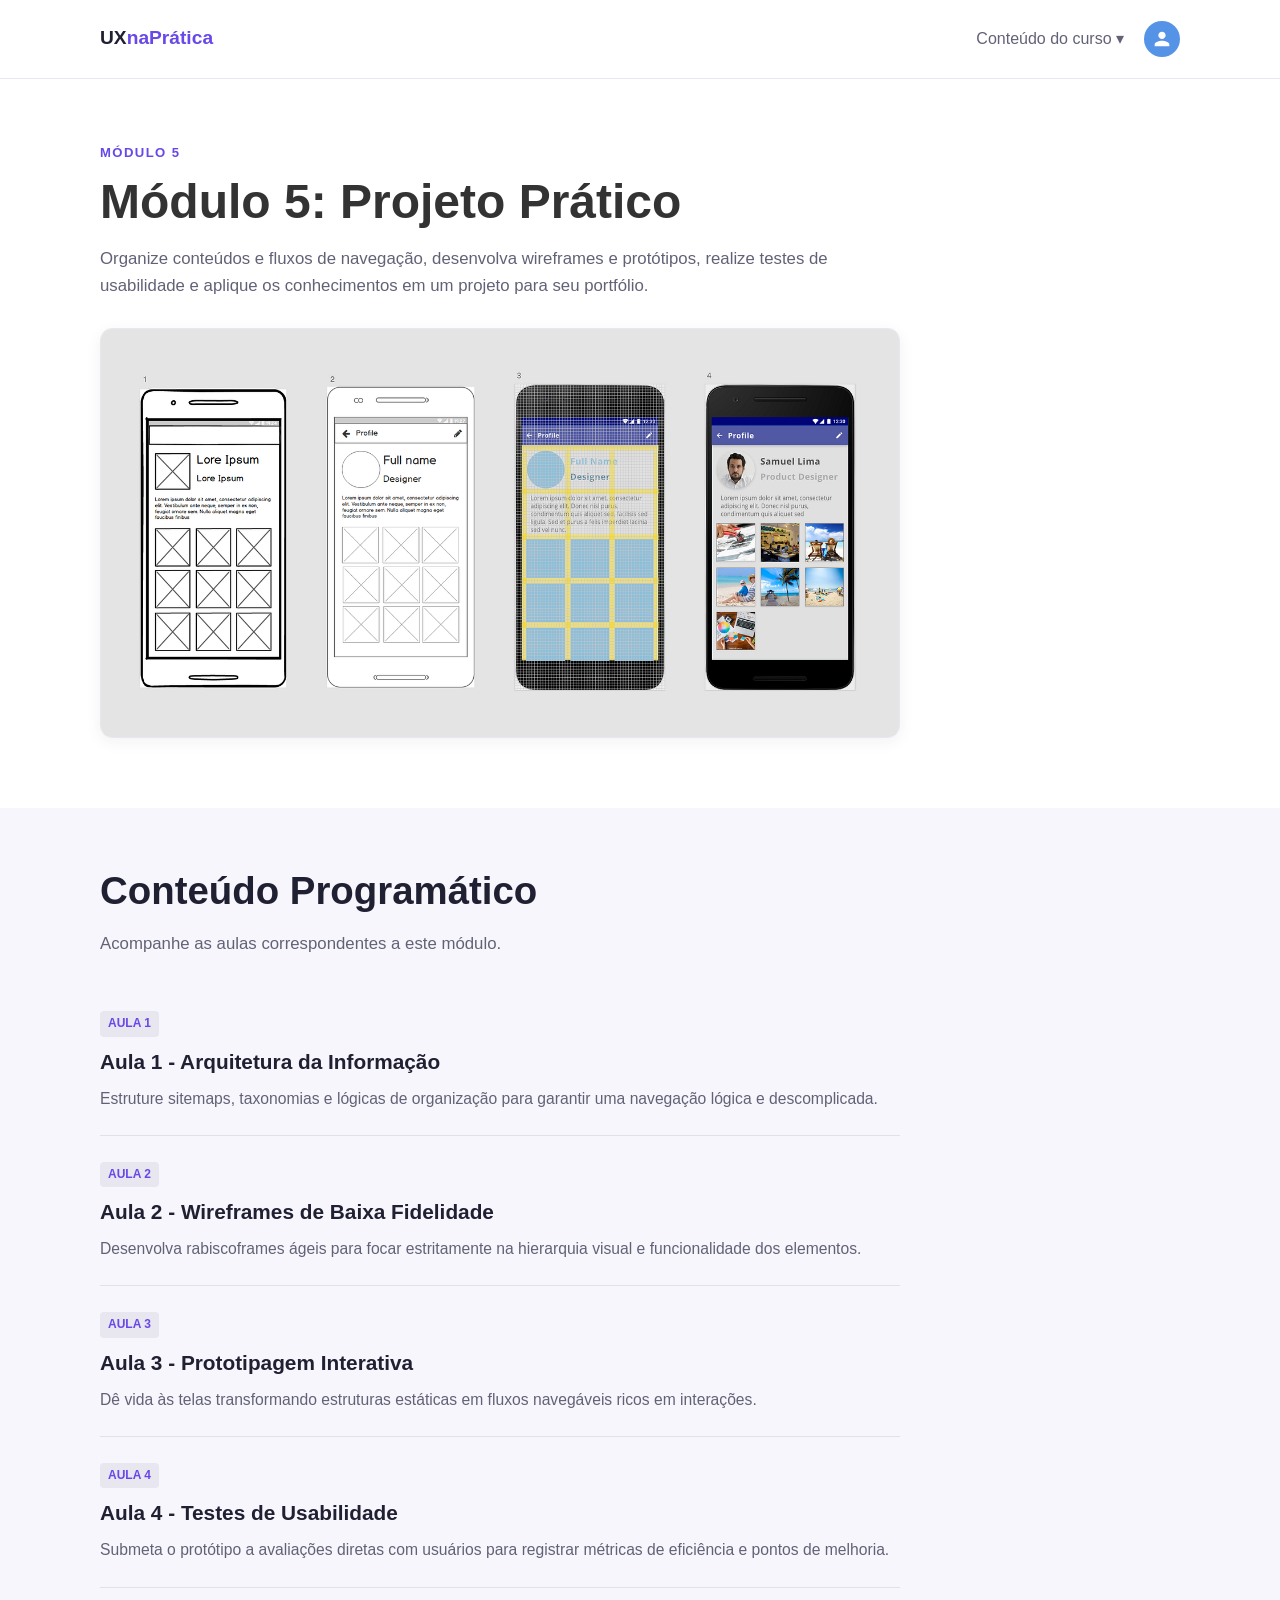
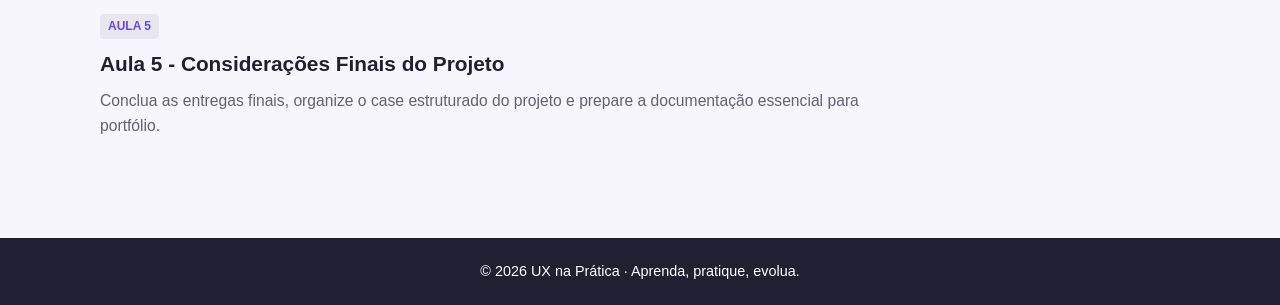
<file: modulo5.html>
<!DOCTYPE html>
<html lang="pt-BR">
<head>
    <meta charset="UTF-8">
    <meta name="viewport" content="width=device-width, initial-scale=1.0">
    <title>Módulo 5: Projeto Prático | UX na Prática</title>
    <link rel="stylesheet" href="styles.css">
</head>
<body>
    <header>
        <div class="container">
            <a class="logo" href="index.html">UX<span>naPrática</span></a>
            <div class="header-actions">
                <div class="dropdown">
                    <span class="dropdown-btn">Conteúdo do curso ▾</span>
                    <div class="dropdown-content">
                        <a href="informacoes.html">Resumo do curso</a>
                        <a href="modulo1.html">Módulo 1: Fundamentos</a>
                        <a href="modulo2.html">Módulo 2: Pesquisa</a>
                        <a href="modulo3.html">Módulo 3: Double Diamond</a>
                        <a href="modulo4.html">Módulo 4: Heurísticas</a>
                        <a href="modulo5.html">Módulo 5: Projeto Prático</a>
                    </div>
                </div>
                <a href="login.html" class="user-icon" title="Minha Conta">
                    <svg viewBox="0 0 24 24"><path d="M12 12c2.21 0 4-1.79 4-4s-1.79-4-4-4-4 1.79-4 4 1.79 4 4 4zm0 2c-2.67 0-8 1.34-8 4v2h16v-2c0-2.66-5.33-4-8-4z"/></svg>
                </a>
            </div>
        </div>
    </header>
    <main>
        <section>
            <div class="container">
                <span class="etiqueta">Módulo 5</span>
                <h1>Módulo 5: Projeto Prático</h1>
                <p class="intro">Organize conteúdos e fluxos de navegação, desenvolva wireframes e protótipos, realize testes de usabilidade e aplique os conhecimentos em um projeto para seu portfólio.</p>
                <img src="prototipagem.png" alt="Arquitetura, protótipos e projeto prático" class="imagem-modulo">
            </div>
        </section>
        <section>
            <div class="container">
                <h2>Conteúdo Programático</h2>
                <p class="intro">Acompanhe as aulas correspondentes a este módulo.</p>
                <ul class="topico-lista">
                    <li>
                        <span class="topico-tag">Aula 1</span>
                        <h3>Aula 1 - Arquitetura da Informação</h3>
                        <p>Estruture sitemaps, taxonomias e lógicas de organização para garantir uma navegação lógica e descomplicada.</p>
                    </li>
                    <li>
                        <span class="topico-tag">Aula 2</span>
                        <h3>Aula 2 - Wireframes de Baixa Fidelidade</h3>
                        <p>Desenvolva rabiscoframes ágeis para focar estritamente na hierarquia visual e funcionalidade dos elementos.</p>
                    </li>
                    <li>
                        <span class="topico-tag">Aula 3</span>
                        <h3>Aula 3 - Prototipagem Interativa</h3>
                        <p>Dê vida às telas transformando estruturas estáticas em fluxos navegáveis ricos em interações.</p>
                    </li>
                    <li>
                        <span class="topico-tag">Aula 4</span>
                        <h3>Aula 4 - Testes de Usabilidade</h3>
                        <p>Submeta o protótipo a avaliações diretas com usuários para registrar métricas de eficiência e pontos de melhoria.</p>
                    </li>
                    <li>
                        <span class="topico-tag">Aula 5</span>
                        <h3>Aula 5 - Considerações Finais do Projeto</h3>
                        <p>Conclua as entregas finais, organize o case estruturado do projeto e prepare a documentação essencial para portfólio.</p>
                    </li>
                </ul>
            </div>
        </section>
    </main>
    <footer><div class="container">© 2026 UX na Prática · Aprenda, pratique, evolua.</div></footer>
</body>
</html>
</file>
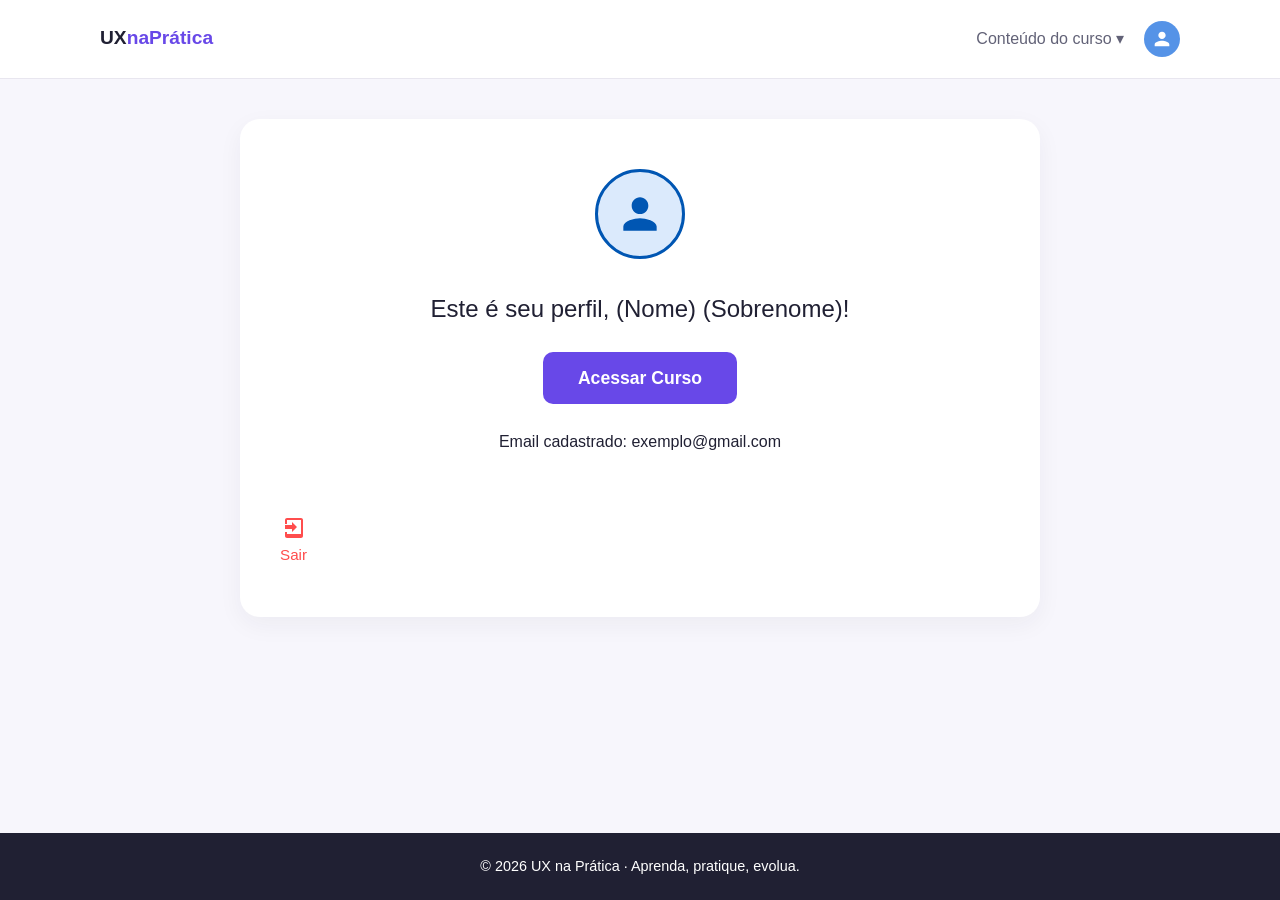
<file: perfil.html>
<!DOCTYPE html>
<html lang="pt-BR">
<head>
    <meta charset="UTF-8">
    <meta name="viewport" content="width=device-width, initial-scale=1.0">
    <title>Meu Perfil | UX na Prática</title>
    <link rel="stylesheet" href="styles.css">
    <style>
        /* Estilos específicos para a página de Perfil baseados na imagem de referência */
        .perfil-card {
            background: #ffffff;
            width: 100%;
            max-width: 800px;
            padding: 50px 40px;
            border-radius: 20px;
            box-shadow: 0 8px 25px rgba(32, 32, 51, 0.05);
            text-align: center;
            display: flex;
            flex-direction: column;
            align-items: center;
            position: relative;
        }

        .perfil-avatar {
            width: 90px;
            height: 90px;
            background-color: #dbeafc;
            border: 3px solid #0056b3;
            border-radius: 50%;
            display: flex;
            align-items: center;
            justify-content: center;
            margin-bottom: 25px;
            color: #0056b3;
        }

        .perfil-avatar svg {
            width: 50px;
            height: 50px;
            fill: currentColor;
        }

        .perfil-titulo {
            font-size: 1.5rem;
            color: var(--escuro);
            margin-bottom: 30px;
            font-weight: normal;
        }

        .perfil-email {
            font-size: 1rem;
            color: var(--escuro);
            margin-top: 25px;
            margin-bottom: 40px;
        }

        /* Botão Acessar Curso */
        .btn-acessar-curso {
            display: inline-block;
            background-color: var(--roxo);
            color: white;
            padding: 12px 35px;
            font-size: 1.1rem;
            font-weight: bold;
            border-radius: 10px;
            text-decoration: none;
            transition: background-color 0.3s;
        }

        .btn-acessar-curso:hover {
            background-color: #5034c6;
        }

        /* Botão Sair estilizado como esqueci minha senha */
        .btn-sair-container {
            align-self: flex-start;
            margin-top: 20px;
        }

        .btn-sair {
            color: #ff4d4d;
            font-size: 0.95rem;
            text-decoration: none;
            display: inline-flex;
            flex-direction: column;
            align-items: center;
            gap: 4px;
        }

        .btn-sair:hover {
            text-decoration: underline;
        }

        .btn-sair svg {
            width: 24px;
            height: 24px;
            fill: currentColor;
        }
    </style>
</head>
<body>

    <header>
        <div class="container">
            <a class="logo" href="index.html">UX<span>naPrática</span></a>
            
            <div class="header-actions">
                <div class="dropdown">
                    <span class="dropdown-btn">Conteúdo do curso ▾</span>
                    <div class="dropdown-content">
                        <a href="informacoes.html">Resumo do curso</a>
                        <a href="modulo1.html">Módulo 1: Fundamentos</a>
                        <a href="modulo2.html">Módulo 2: Pesquisa</a>
                        <a href="modulo3.html">Módulo 3: Double Diamond</a>
                        <a href="modulo4.html">Módulo 4: Heurísticas</a>
                        <a href="modulo5.html">Módulo 5: Projeto Prático</a>
                    </div>
                </div>

                <a href="perfil.html" class="user-icon" title="Minha Conta">
                    <svg viewBox="0 0 24 24">
                        <path d="M12 12c2.21 0 4-1.79 4-4s-1.79-4-4-4-4 1.79-4 4 1.79 4 4 4zm0 2c-2.67 0-8 1.34-8 4v2h16v-2c0-2.66-5.33-4-8-4z"/>
                    </svg>
                </a>
            </div>
        </div>
    </header>

    <main class="container auth-section">
        <div class="perfil-card">
            <!-- Ícone de perfil grande conforme a referência -->
            <div class="perfil-avatar">
                <svg viewBox="0 0 24 24">
                    <path d="M12 12c2.21 0 4-1.79 4-4s-1.79-4-4-4-4 1.79-4 4 1.79 4 4 4zm0 2c-2.67 0-8 1.34-8 4v2h16v-2c0-2.66-5.33-4-8-4z"/>
                </svg>
            </div>

            <h1 class="perfil-titulo">Este é seu perfil, (Nome) (Sobrenome)!</h1>

            <div>
                <a href="conteudo.html" class="btn-acessar-curso">Acessar Curso</a>
            </div>

            <p class="perfil-email">Email cadastrado: exemplo@gmail.com</p>

            <div class="btn-sair-container">
                <a href="login.html" class="btn-sair" title="Sair da conta">
                    <svg viewBox="0 0 24 24">
                        <path d="M10 17v-3H3v-4h7V7l5 5-5 5zm9-14H5c-1.1 0-2 .9-2 2v4h2V5h14v14H5v-2H3v4c0 1.1.9 2 2 2h14c1.1 0 2-.9 2-2V5c0-1.1-.9-2-2-2z"/>
                    </svg>
                    Sair
                </a>
            </div>
        </div>
    </main>

    <footer>
        <div class="container">© 2026 UX na Prática · Aprenda, pratique, evolua.</div>
    </footer>

</body>
</html>
</file>
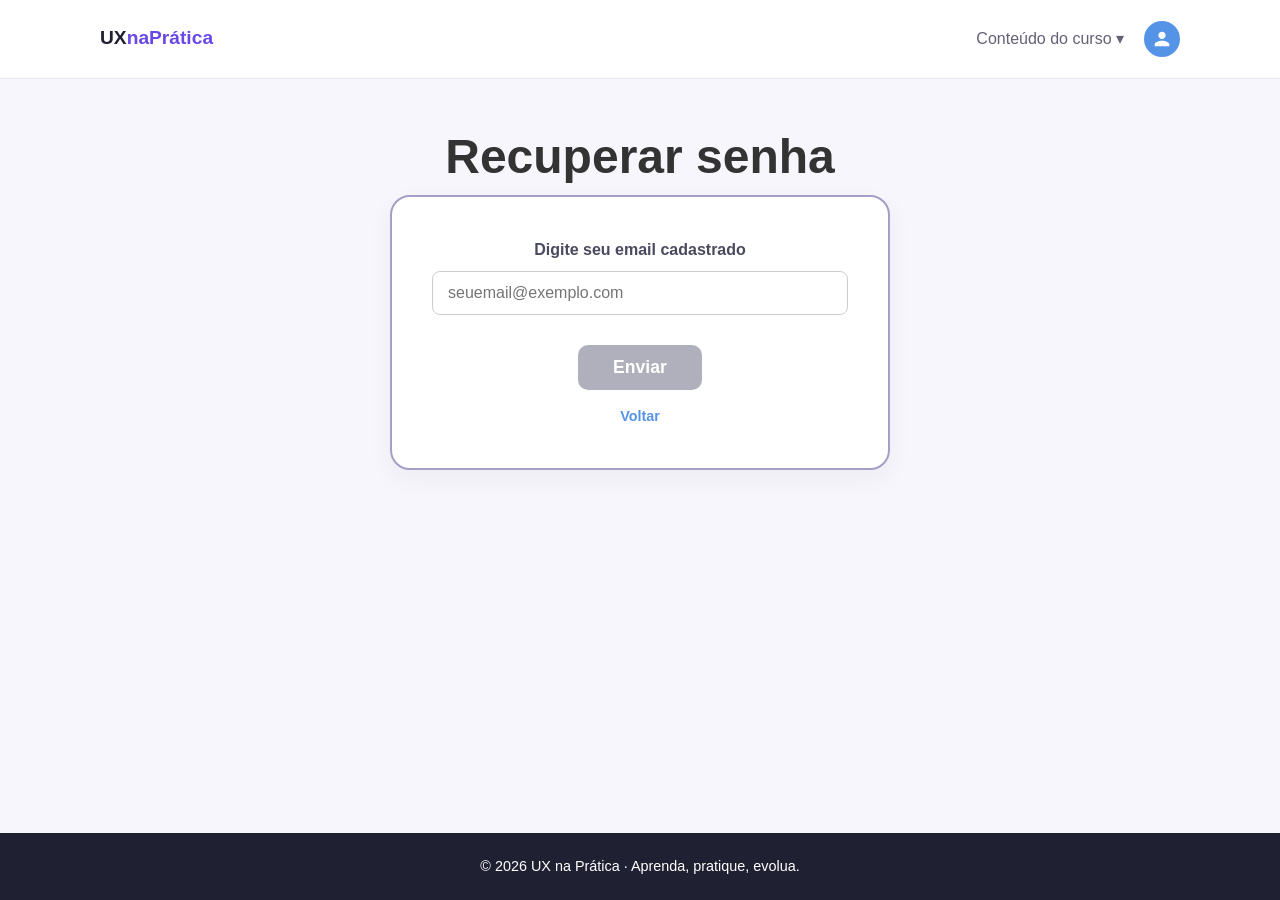
<file: recuperar-senha.html>
<!DOCTYPE html>
<html lang="pt-BR">
<head>
    <meta charset="UTF-8">
    <meta name="viewport" content="width=device-width, initial-scale=1.0">
    <title>Recuperar Senha | UX na Prática</title>
    <link rel="stylesheet" href="styles.css">
</head>
<body>

    <div id="popup-mensagem"></div>

    <header>
        <div class="container">
            <a class="logo" href="index.html">UX<span>naPrática</span></a>
            
            <div class="header-actions">
                <div class="dropdown">
                    <span class="dropdown-btn">Conteúdo do curso ▾</span>
                    <div class="dropdown-content">
                        <a href="informacoes.html">Resumo do curso</a>
                        <a href="modulo1.html">Módulo 1: Fundamentos</a>
                        <a href="modulo2.html">Módulo 2: Pesquisa</a>
                        <a href="modulo3.html">Módulo 3: Double Diamond</a>
                        <a href="modulo4.html">Módulo 4: Heurísticas</a>
                        <a href="modulo5.html">Módulo 5: Projeto Prático</a>
                    </div>
                </div>

                <a href="login.html" class="user-icon" title="Minha Conta">
                    <svg viewBox="0 0 24 24">
                        <path d="M12 12c2.21 0 4-1.79 4-4s-1.79-4-4-4-4 1.79-4 4 1.79 4 4 4zm0 2c-2.67 0-8 1.34-8 4v2h16v-2c0-2.66-5.33-4-8-4z"/>
                    </svg>
                </a>
            </div>
        </div>
    </header>

    <main class="container auth-section">
        <h1>Recuperar senha</h1>
        
        <div class="auth-card">
            <form id="form-recuperar">
                <div class="form-group">
                    <label for="email">Digite seu email cadastrado</label>
                    <input type="email" id="email" required placeholder="seuemail@exemplo.com">
                </div>

                <div class="btn-container">
                    <button type="submit" id="btn-submit" class="btn-confirmar">Enviar</button>
                </div>

                <span class="back-link"><a href="login.html">Voltar</a></span>
            </form>
        </div>
    </main>

    <footer>
        <div class="container">© 2026 UX na Prática · Aprenda, pratique, evolua.</div>
    </footer>

    <script>
        const inputEmail = document.getElementById('email');
        const formRecuperar = document.getElementById('form-recuperar');
        const btnSubmit = document.getElementById('btn-submit');
        const popupMensagem = document.getElementById('popup-mensagem');

        function validarEmail(email) {
            return /^[^\s@]+@[^\s@]+\.[^\s@]+$/.test(email);
        }

        function verificarCampos() {
            if (inputEmail.value.trim() !== '') {
                btnSubmit.classList.add('ativo');
            } else {
                btnSubmit.classList.remove('ativo');
            }
        }

        inputEmail.addEventListener('input', verificarCampos);

        function executarRecuperacao(e) {
            if (e) e.preventDefault();

            if (inputEmail.value.trim() === '') {
                popupMensagem.style.backgroundColor = '#ff4d4d';
                popupMensagem.textContent = 'Por favor, preencha o campo de email!';
                popupMensagem.style.display = 'block';
                
                setTimeout(() => {
                    popupMensagem.style.display = 'none';
                }, 3000);
            } else if (!validarEmail(inputEmail.value)) {
                popupMensagem.style.backgroundColor = '#ff4d4d';
                popupMensagem.textContent = 'Por favor, insira um email válido!';
                popupMensagem.style.display = 'block';
                
                setTimeout(() => {
                    popupMensagem.style.display = 'none';
                }, 3000);
            } else {
                popupMensagem.style.backgroundColor = '#28a745';
                popupMensagem.textContent = 'Email enviado com sucesso!';
                popupMensagem.style.display = 'block';
                
                inputEmail.value = '';
                btnSubmit.classList.remove('ativo');

                setTimeout(() => {
                    popupMensagem.style.display = 'none';
                }, 3000);
            }
        }

        formRecuperar.addEventListener('submit', executarRecuperacao);
    </script>
</body>
</html>
</file>
<file: styles.css>
:root { 
    --roxo: #6848e8; 
    --escuro: #202033; 
    --texto: #626277; 
    --fundo: #f7f6fc; 
    --azul-link: #5593e7; 
    --azul-user: #5593e7;
}

* { box-sizing: border-box; }
html { scroll-behavior: smooth; }

body { 
    margin: 0; 
    color: var(--escuro); 
    font-family: Arial, sans-serif; 
    line-height: 1.6; 
    background-color: var(--fundo); 
    display: flex; 
    flex-direction: column; 
    min-height: 100vh; 
}

a { color: inherit; text-decoration: none; }
.container { width: min(1080px, 90%); margin: auto; }

/* Cabeçalho */
header { padding: 18px 0; background-color: #ffffff; position: sticky; top: 0; z-index: 1100; border-bottom: 1px solid #e8e6ef; }
header .container { display: flex; justify-content: space-between; align-items: center; }
.logo { font-size: 1.2rem; font-weight: bold; }
.logo span { color: var(--roxo); }

.header-actions { display: flex; align-items: center; gap: 20px; }

/* Dropdown */
.dropdown { position: relative; display: inline-block; }
.dropdown-btn { color: var(--texto); cursor: pointer; display: flex; align-items: center; gap: 6px; font-size: 1rem; padding: 8px 0; }
.dropdown-btn:hover { color: var(--escuro); }
.dropdown-content { 
    display: none; 
    position: absolute; 
    right: 0; 
    top: 100%; 
    background-color: white; 
    min-width: 200px; 
    box-shadow: 0px 8px 16px rgba(0,0,0,0.1); 
    border-radius: 8px; 
    z-index: 1000; 
    overflow: hidden;
}
.dropdown:hover .dropdown-content { display: block; padding-top: 5px; }
.dropdown-content a { color: var(--escuro); padding: 12px 16px; display: block; font-size: 0.95rem; background-color: white; transition: background 0.2s; }
.dropdown-content a:hover { background-color: var(--fundo); color: var(--roxo); }

/* Ícone de Usuário */
.user-icon {
    display: flex; align-items: center; justify-content: center;
    width: 36px; height: 36px; background-color: var(--azul-user); color: white;
    border-radius: 50%; transition: opacity 0.2s;
}
.user-icon:hover { opacity: 0.85; }
.user-icon svg { width: 22px; height: 22px; fill: currentColor; }

/* Elementos Gerais */
.etiqueta { color: var(--roxo); font-size: .82rem; font-weight: bold; letter-spacing: 1.4px; text-transform: uppercase; }
h1 { margin: 12px 0; font-size: clamp(2rem, 4vw, 3rem); line-height: 1.1; color: #333; }
h2 { margin: 0 0 10px; font-size: clamp(1.8rem, 3vw, 2.5rem); line-height: 1.2; }
.intro { max-width: 750px; margin-bottom: 28px; color: var(--texto); font-size: 1.05rem; }
main { flex: 1; }
section { padding: 60px 0; background-color: #ffffff; }
section:nth-child(even) { background-color: var(--fundo); }

.botao { display: inline-block; margin-top: 12px; padding: 13px 22px; border-radius: 8px; background: var(--roxo); color: white; font-weight: bold; text-align: center; }
.botao:hover { background: #5034c6; }

/* Estilos específicos dos Módulos */
.topico-lista { max-width: 800px; padding: 0; list-style: none; }
.topico-lista li { padding: 24px 0; border-bottom: 1px solid #e2e0eb; }
.topico-lista li:last-child { border-bottom: none; }
.topico-lista h3 { margin: 0 0 8px; font-size: 1.3rem; color: var(--escuro); }
.topico-lista p { margin: 0; color: var(--texto); font-size: .98rem; line-height: 1.6; }
.topico-tag { display: inline-block; background: #e8e6ef; color: var(--roxo); font-size: 0.75rem; font-weight: bold; padding: 3px 8px; border-radius: 4px; margin-bottom: 8px; text-transform: uppercase; }
.imagem-modulo { width: 100%; max-width: 800px; height: auto; border-radius: 12px; border: 1px solid #e8e6ef; box-shadow: 0 4px 16px rgba(32, 32, 51, 0.06); margin: 20px 0 10px 0; display: block; }

/* Seção de Autenticação / Cards */
.auth-section {
    padding: 50px 0;
    display: flex;
    flex-direction: column;
    align-items: center;
    flex: 1;
}

.auth-card {
    background: #ffffff;
    width: 100%;
    max-width: 500px;
    padding: 40px;
    border: 2px solid #a49fc5;
    border-radius: 20px;
    box-shadow: 0 8px 25px rgba(32, 32, 51, 0.05);
}

.form-group { margin-bottom: 20px; }
.form-group label { display: block; font-weight: bold; color: #4a4a5e; margin-bottom: 8px; text-align: center; }
.form-group input {
    width: 100%;
    padding: 12px 15px;
    border: 1px solid #ccc;
    border-radius: 8px;
    font-size: 1rem;
    outline: none;
    transition: border-color 0.2s;
}
.form-group input:focus { border-color: var(--roxo); }

.btn-container { text-align: center; margin-top: 30px; }

.btn-confirmar {
    background-color: #b0b0bc;
    color: white;
    border: none;
    padding: 12px 35px;
    font-size: 1.1rem;
    font-weight: bold;
    border-radius: 10px;
    cursor: pointer;
    transition: background-color 0.3s;
}
.btn-confirmar.ativo { background-color: var(--roxo); }
.btn-confirmar.ativo:hover { background-color: #5034c6; }

.login-redirect, .forgot-password, .back-link {
    display: block;
    text-align: center;
    margin-top: 15px;
    font-size: 0.9rem;
}
.login-redirect a, .back-link a { color: var(--azul-link); font-weight: bold; }
.login-redirect a:hover, .back-link a:hover { text-decoration: underline; }
.forgot-password { color: #ff4d4d; }
.forgot-password:hover { text-decoration: underline; }

/* Pop-up Dinâmico */
#popup-mensagem {
    display: none;
    position: fixed;
    top: 20px;
    left: 50%;
    transform: translateX(-50%);
    color: white;
    padding: 15px 30px;
    border-radius: 8px;
    font-weight: bold;
    box-shadow: 0 4px 12px rgba(0,0,0,0.2);
    z-index: 2000;
    animation: fadeInOut 0.3s ease;
}

/* Home / Curso / Informações específicos */
.hero { padding: 72px 0; background: var(--fundo); flex: 1; }
.hero-grid { display: grid; grid-template-columns: 1.2fr .8fr; gap: 48px; align-items: center; }
.hero p { max-width: 570px; font-size: 1.1rem; color: var(--texto); }
.cards { display: grid; grid-template-columns: repeat(3, 1fr); gap: 18px; }
.card { padding: 23px; border: 1px solid #e8e6ef; border-radius: 13px; background: white; }
.card h3 { margin: 10px 0 5px; color: var(--escuro); }
.card p { margin: 0; color: var(--texto); }

.curriculo { background: var(--fundo); }
.lista { max-width: 760px; padding: 0; list-style: none; }
.lista li { padding: 18px 0; border-bottom: 1px solid #e2e0eb; }
.lista li p { margin: 8px 0 0; color: var(--texto); font-size: .95rem; max-width: 720px; }
.lista strong { display: inline-block; min-width: 110px; color: var(--roxo); }

.oferta { text-align: center; background-color: var(--fundo); width: 100%; padding: 68px 0; flex: 1; }
.oferta p { color: var(--texto); }
.planos-grid { display: grid; grid-template-columns: repeat(3, 1fr); gap: 24px; margin-top: 40px; align-items: stretch; }
.caixa { padding: 34px; border: 1px solid #e8e6ef; border-radius: 16px; box-shadow: 0 12px 35px #20203312; background-color: white; display: flex; flex-direction: column; justify-content: space-between; text-align: left; }
.caixa h3 { margin: 10px 0; font-size: 1.4rem; color: var(--escuro); }
.preco { margin: 12px 0; font-size: 2.2rem; font-weight: bold; color: var(--escuro); }
.preco small { color: var(--texto); font-size: 0.95rem; font-weight: normal; }
.caixa p { color: var(--texto); font-size: 0.95rem; margin-bottom: 20px; }

/* Conteúdo / Aula específicos */
main.container { flex: 1; padding: 40px 0; }
.aula-layout { display: grid; grid-template-columns: 1.7fr 1fr; gap: 32px; align-items: start; }
.player-section, .modulos-sidebar {
    background: white;
    padding: 24px;
    border-radius: 16px;
    border: 1px solid #e8e6ef;
    box-shadow: 0 4px 20px rgba(32, 32, 51, 0.04);
}
.video-header { display: flex; justify-content: space-between; align-items: center; margin-bottom: 14px; }
.video-title { font-size: 1.25rem; font-weight: bold; color: var(--escuro); margin: 0; }
.btn-proximo {
    background-color: var(--roxo);
    color: white;
    border: none;
    padding: 8px 16px;
    font-size: 0.9rem;
    font-weight: bold;
    border-radius: 8px;
    cursor: pointer;
    display: flex;
    align-items: center;
    gap: 6px;
    transition: background-color 0.2s, transform 0.1s;
}
.btn-proximo:hover { background-color: #5034c6; }
.btn-proximo svg { width: 16px; height: 16px; fill: currentColor; }
.video-container {
    width: 100%;
    aspect-ratio: 16 / 9;
    background: #202033;
    border-radius: 12px;
    display: flex;
    align-items: center;
    justify-content: center;
    color: white;
    position: relative;
    overflow: hidden;
    margin-bottom: 20px;
    flex-shrink: 0;
}
.video-container svg { width: 64px; height: 64px; fill: white; opacity: 0.9; }
.descricao-box { margin-bottom: 24px; }
.descricao-box h2 { font-size: 1.5rem; margin: 0 0 10px 0; color: var(--escuro); }
.descricao-texto { color: var(--texto); font-size: 0.95rem; margin: 0 0 8px 0; line-height: 1.5; transition: max-height 0.3s ease; }
.descricao-texto.recolhido {
    display: -webkit-box;
    -webkit-line-clamp: 1;
    -webkit-box-orient: vertical;
    overflow: hidden;
    mask-image: linear-gradient(to right, rgba(0,0,0,1) 50%, rgba(0,0,0,0.15) 95%);
    -webkit-mask-image: linear-gradient(to right, rgba(0,0,0,1) 50%, rgba(0,0,0,0.15) 95%);
}
.descricao-texto.expandido { display: block; mask-image: none; -webkit-mask-image: none; }
.ver-mais { color: #ff4d4d; font-size: 0.9rem; font-weight: bold; cursor: pointer; display: inline-block; }
.ver-mais:hover { text-decoration: underline; }

.comentarios-section { border-top: 1px solid #e8e6ef; padding-top: 24px; }
.comentarios-section h3 { font-size: 1.2rem; margin-bottom: 16px; color: var(--escuro); }
.comentario-input-wrapper { position: relative; display: flex; align-items: center; }
.comentario-input {
    width: 100%;
    padding: 14px 48px 14px 16px;
    border: 1px solid #e2e0eb;
    border-radius: 10px;
    background: var(--fundo);
    font-size: 0.95rem;
    outline: none;
    color: var(--escuro);
    transition: border-color 0.2s;
}
.comentario-input:focus { border-color: var(--roxo); background: white; }
.btn-enviar-comentario {
    position: absolute;
    right: 8px;
    background: var(--azul-user);
    border: none;
    width: 34px;
    height: 34px;
    border-radius: 50%;
    display: none;
    align-items: center;
    justify-content: center;
    cursor: pointer;
}
.btn-enviar-comentario svg { width: 18px; height: 18px; fill: white; }

.modulo-item { border-bottom: 1px solid #e2e0eb; padding-bottom: 16px; margin-bottom: 16px; }
.modulo-item:last-child { border-bottom: none; margin-bottom: 0; padding-bottom: 0; }
.modulo-header { display: flex; justify-content: space-between; align-items: center; cursor: pointer; font-weight: bold; color: var(--escuro); font-size: 1.05rem; padding: 6px 0; user-select: none; }
.modulo-header:hover { color: var(--roxo); }
.seta { transition: transform 0.3s ease; font-size: 0.8rem; color: var(--texto); }
.modulo-item.ativo .seta { transform: rotate(90deg); color: var(--roxo); }
.aulas-lista { display: none; list-style: none; padding: 0; margin: 12px 0 0 0; }
.modulo-item.ativo .aulas-lista { display: block; }
.aulas-lista li { padding: 8px 12px; margin-bottom: 6px; border-radius: 6px; font-size: 0.92rem; color: var(--texto); cursor: pointer; transition: background 0.2s, color 0.2s; }
.aulas-lista li:hover { background: var(--fundo); color: var(--roxo); }

.imagem-hero { width: 100%; height: 280px; object-fit: contain; }
.funcionamento-texto { max-width: 820px; font-size: 1.05rem; line-height: 1.8; margin-top: 15px; color: var(--texto); }

footer { 
    padding: 22px 0; 
    background: var(--escuro); 
    color: white; 
    text-align: center; 
    font-size: .9rem; 
    margin-top: auto; 
}

@keyframes fadeInOut {
    from { opacity: 0; transform: translate(-50%, -20px); }
    to { opacity: 1; transform: translate(-50%, 0); }
}

@media (max-width: 900px) {
    .aula-layout { grid-template-columns: 1fr; }
}
@media (max-width: 850px) {
    .planos-grid { grid-template-columns: 1fr; max-width: 450px; margin-left: auto; margin-right: auto; }
}
@media (max-width: 700px) {
    .hero { padding: 48px 0; }
    .hero-grid, .cards { grid-template-columns: 1fr; }
    .hero-grid { gap: 28px; }
    .header-actions { gap: 10px; }
    .lista strong { display: block; }
    section { padding: 50px 0; }
}


.lista strong a {
    color: var(--roxo);
    text-decoration: none;
}
.lista strong a:hover {
    text-decoration: underline;
}

input:focus, select:focus, textarea:focus {
  border-color: var(--roxo) !important;
  box-shadow: 0 0 0 3px rgba(104, 72, 232, 0.15);
  outline: none;
}

button, 
.btn, 
.card-modulo, 
[role="button"],
input[type="submit"],
input[type="button"] {
  cursor: pointer;
}

button, .btn, input, a {
  transition: all 0.2s ease-in-out;
}
</file>
